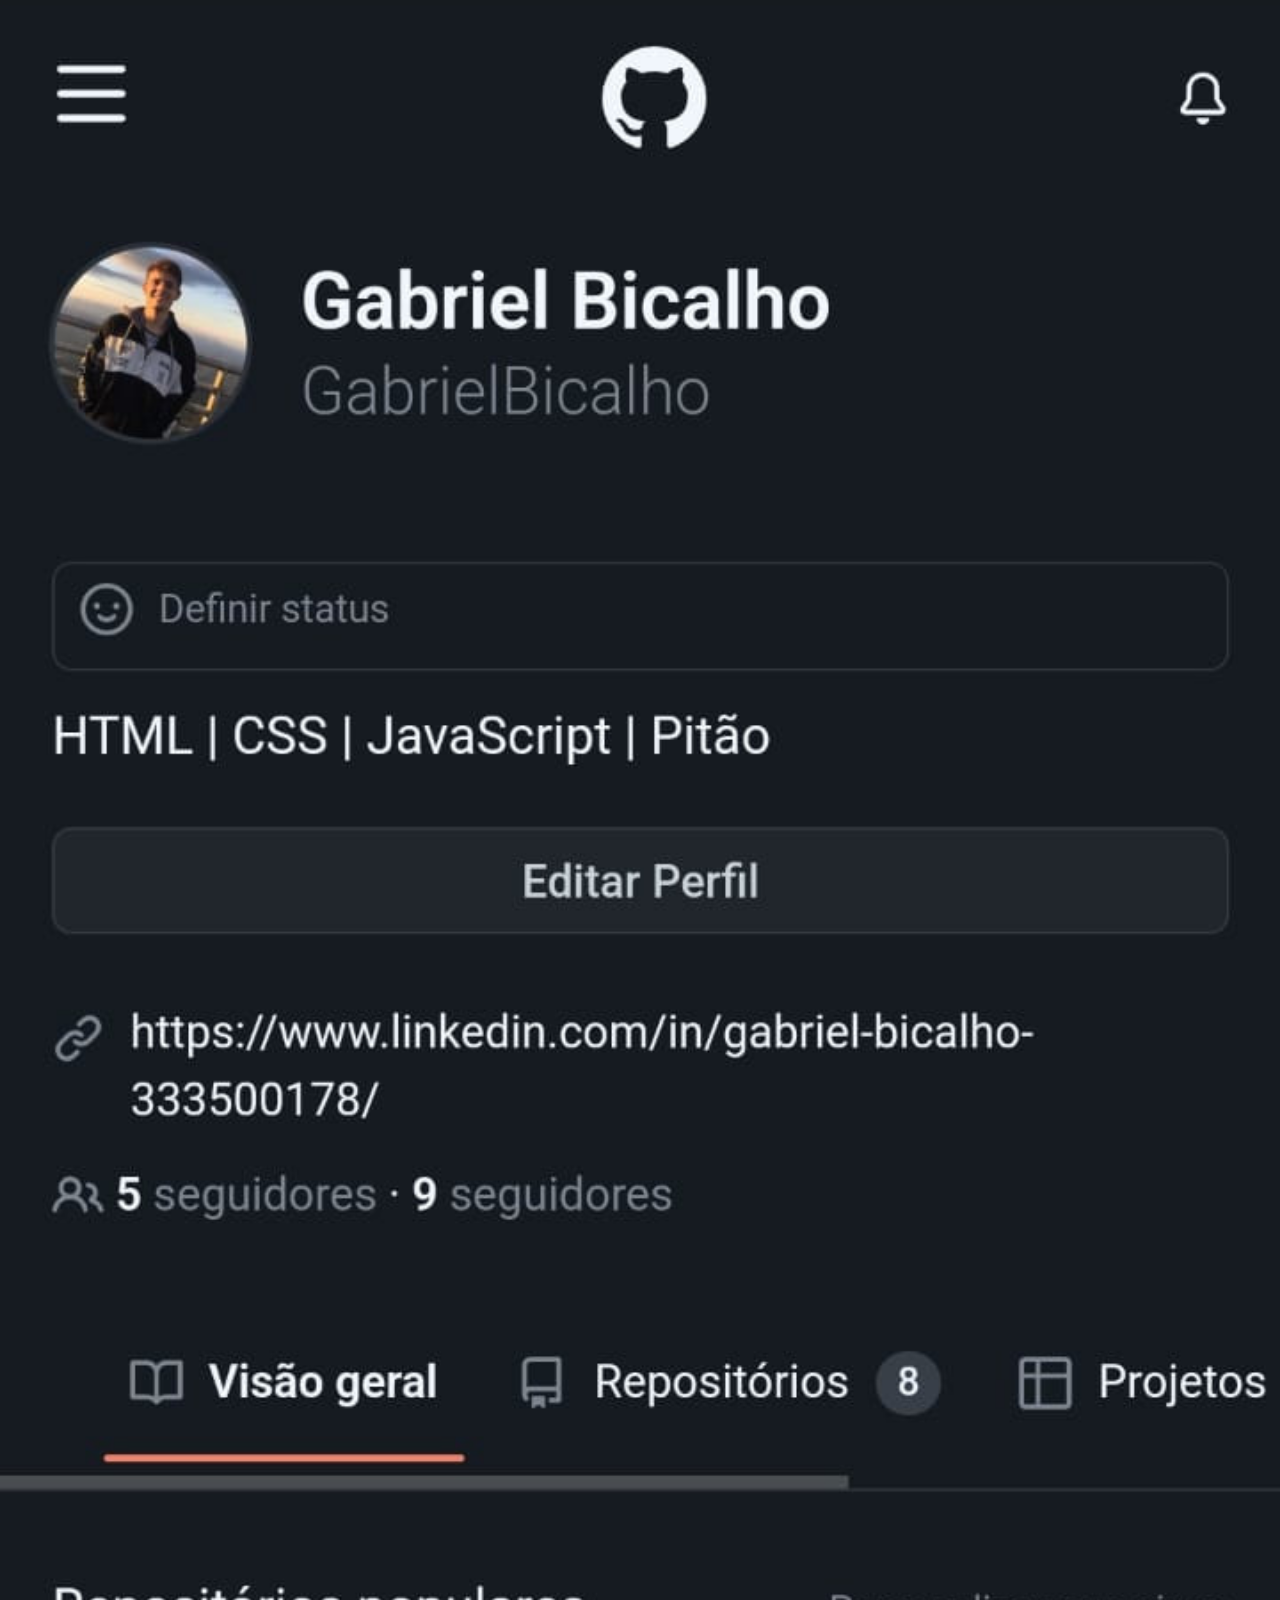
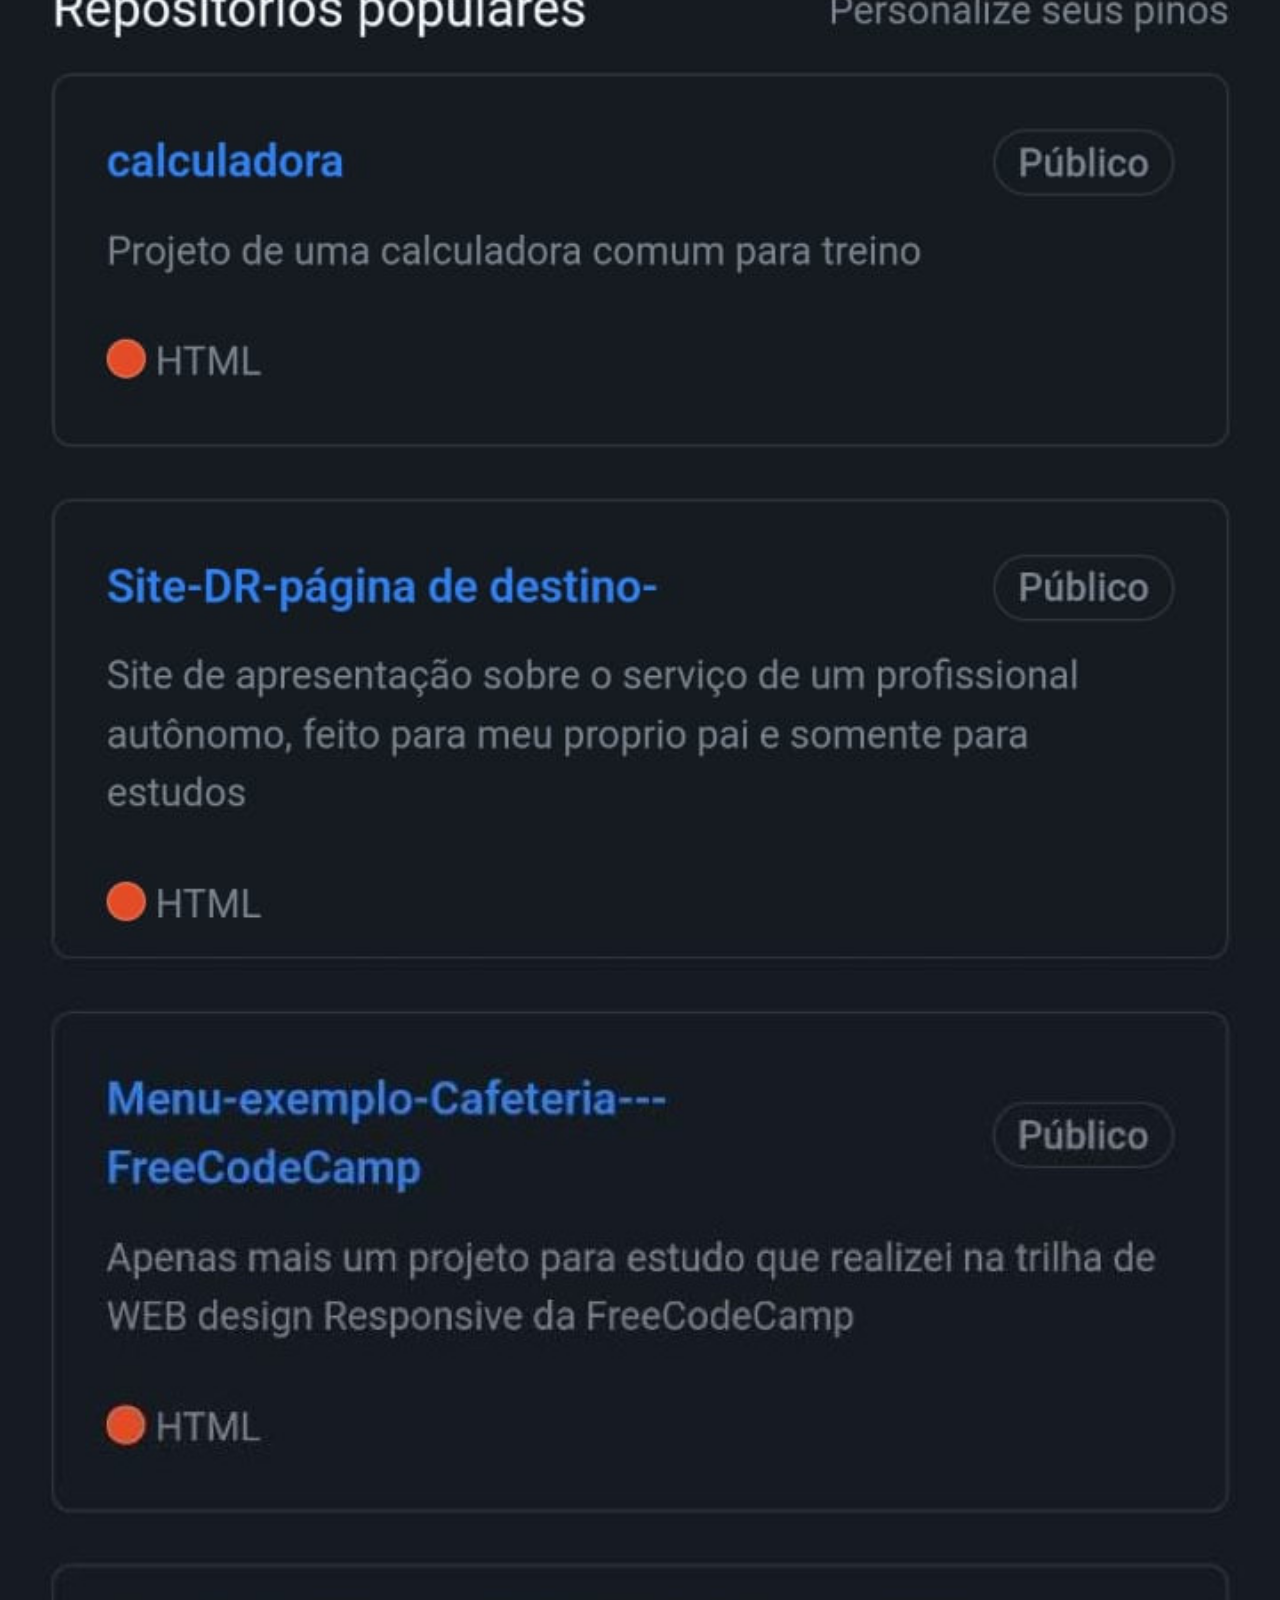
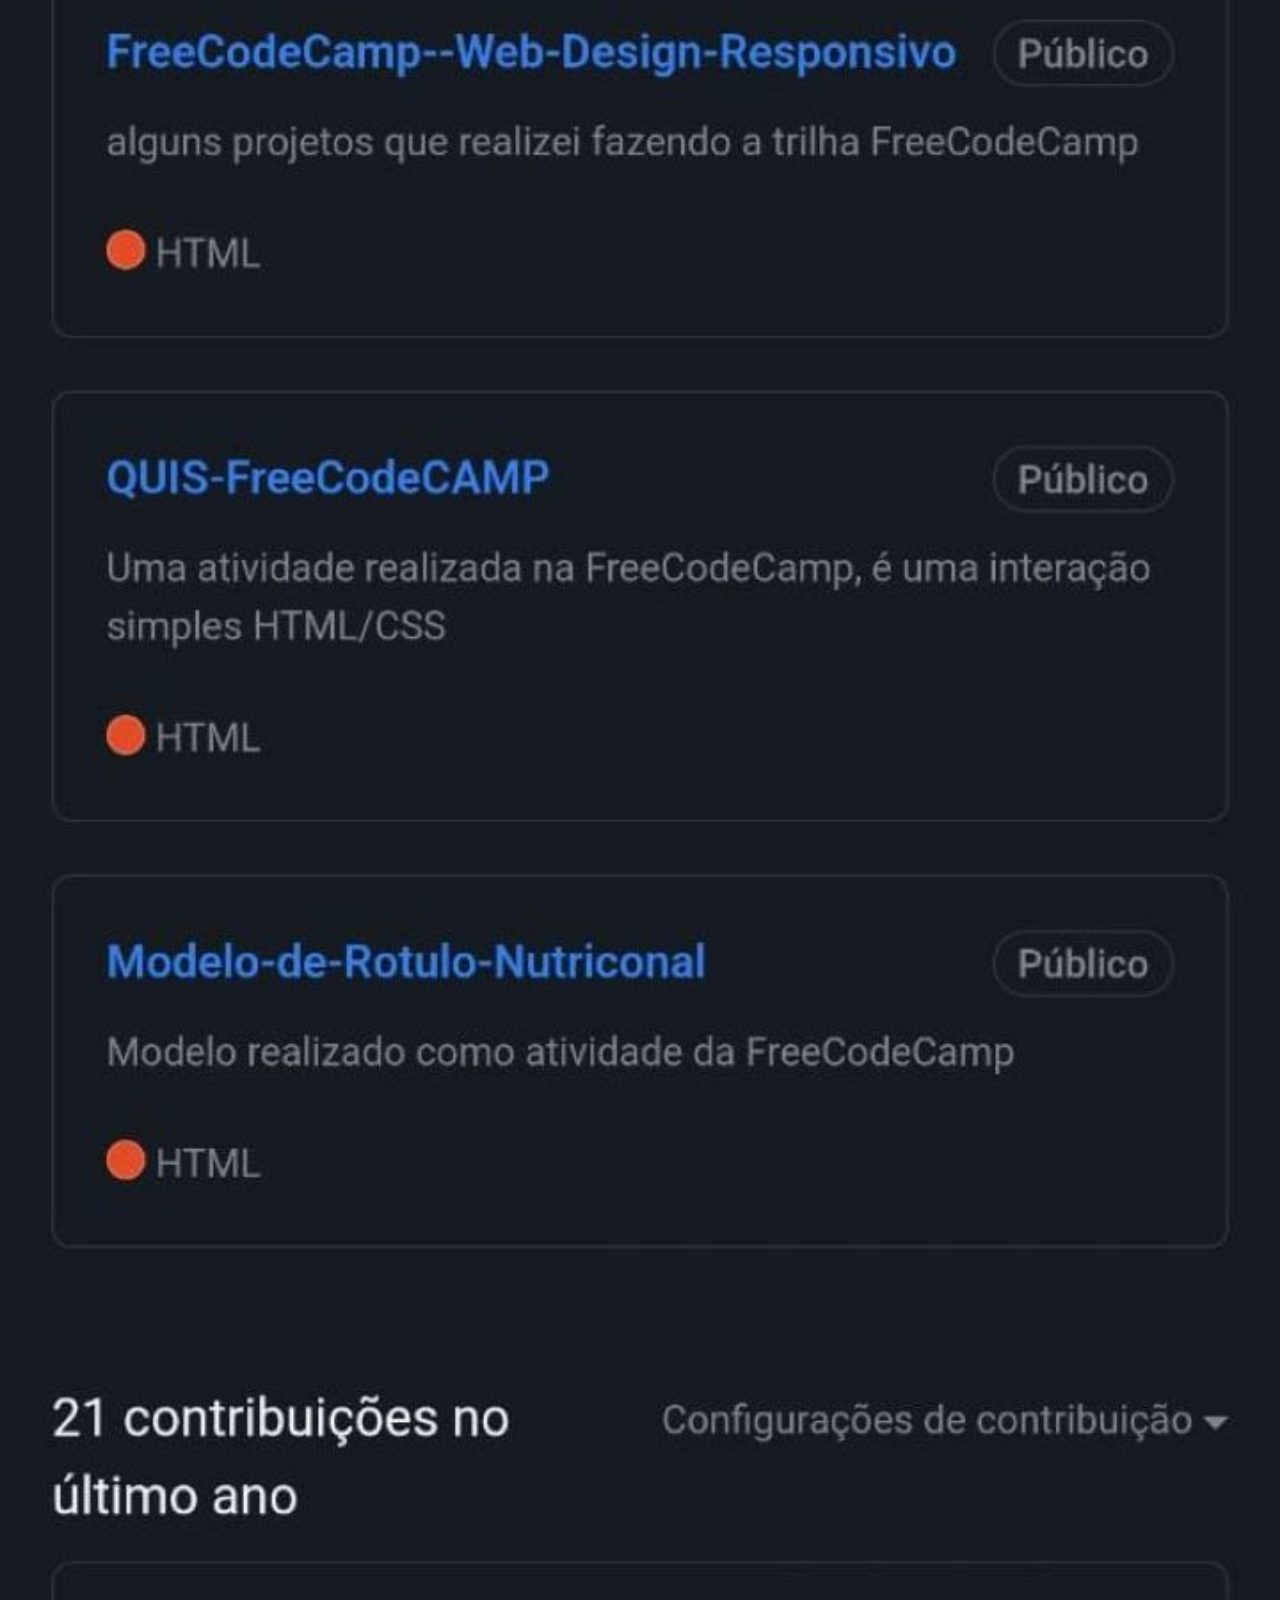
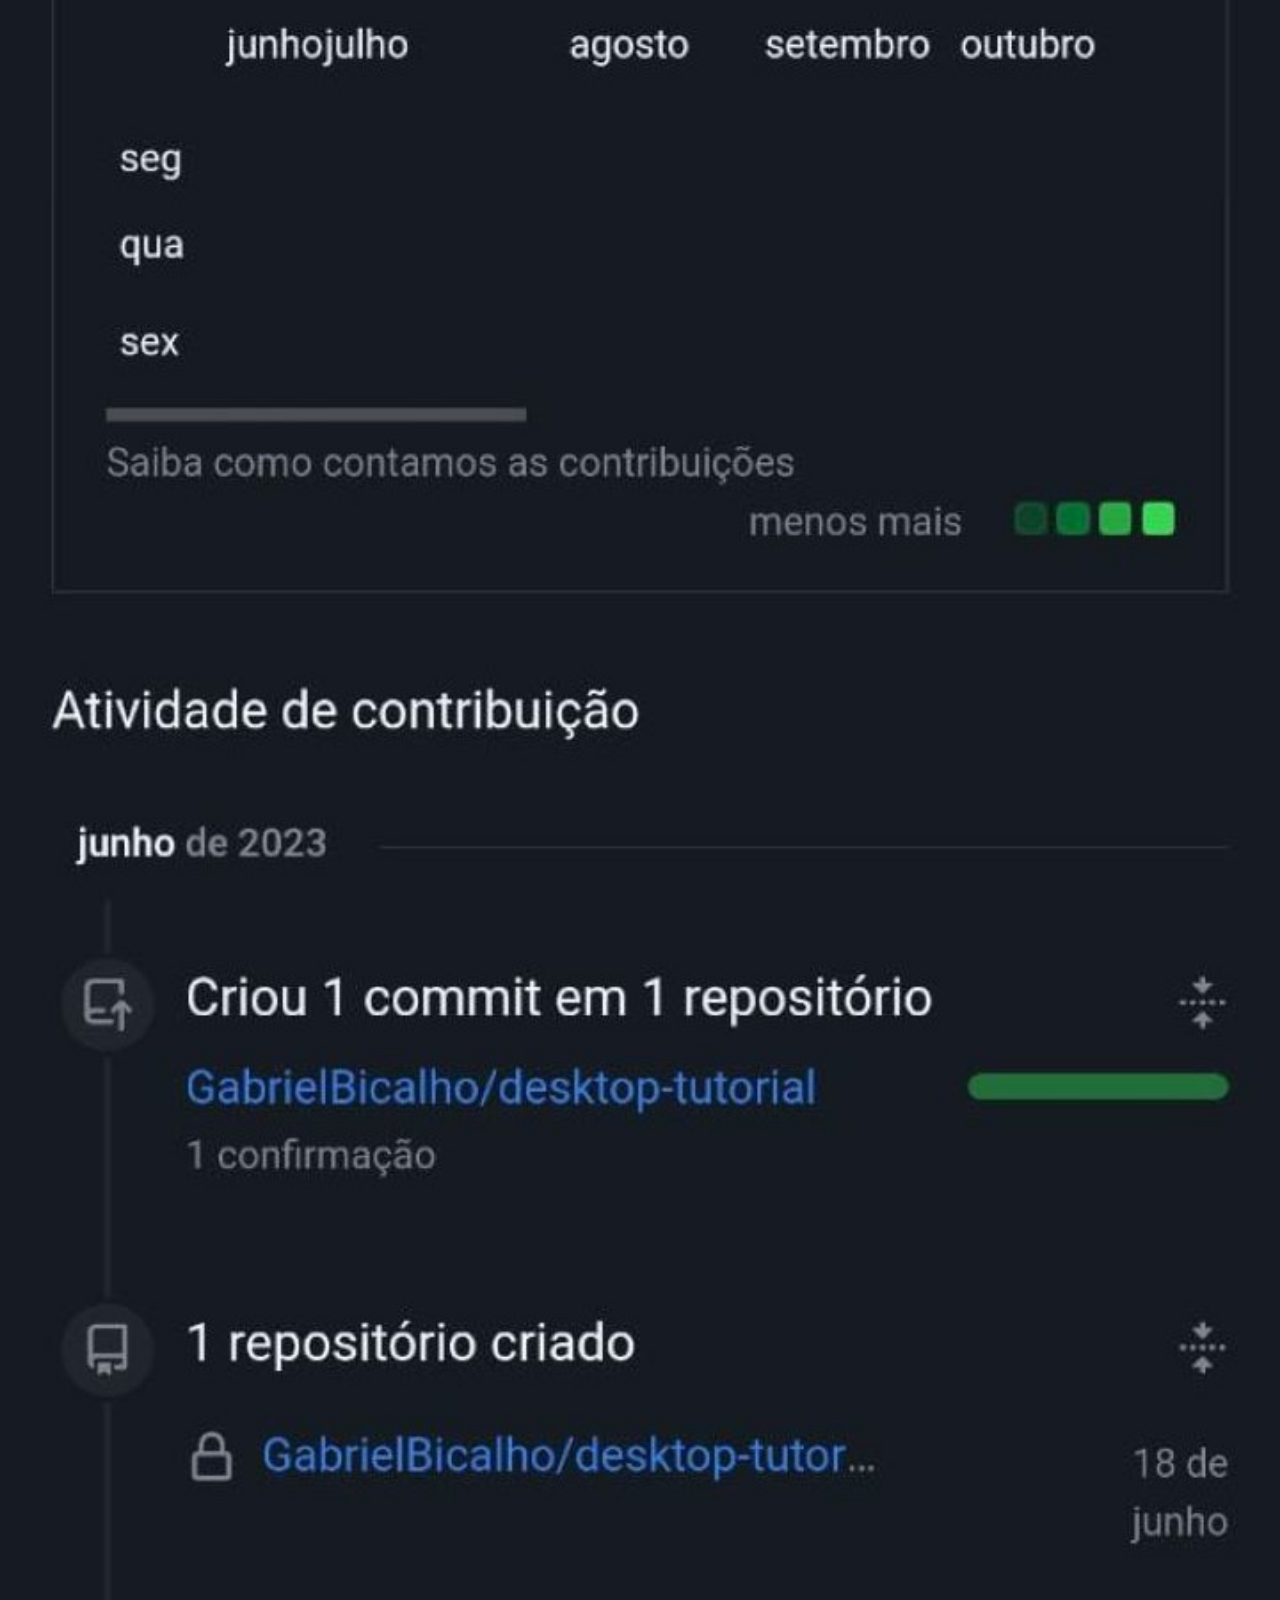
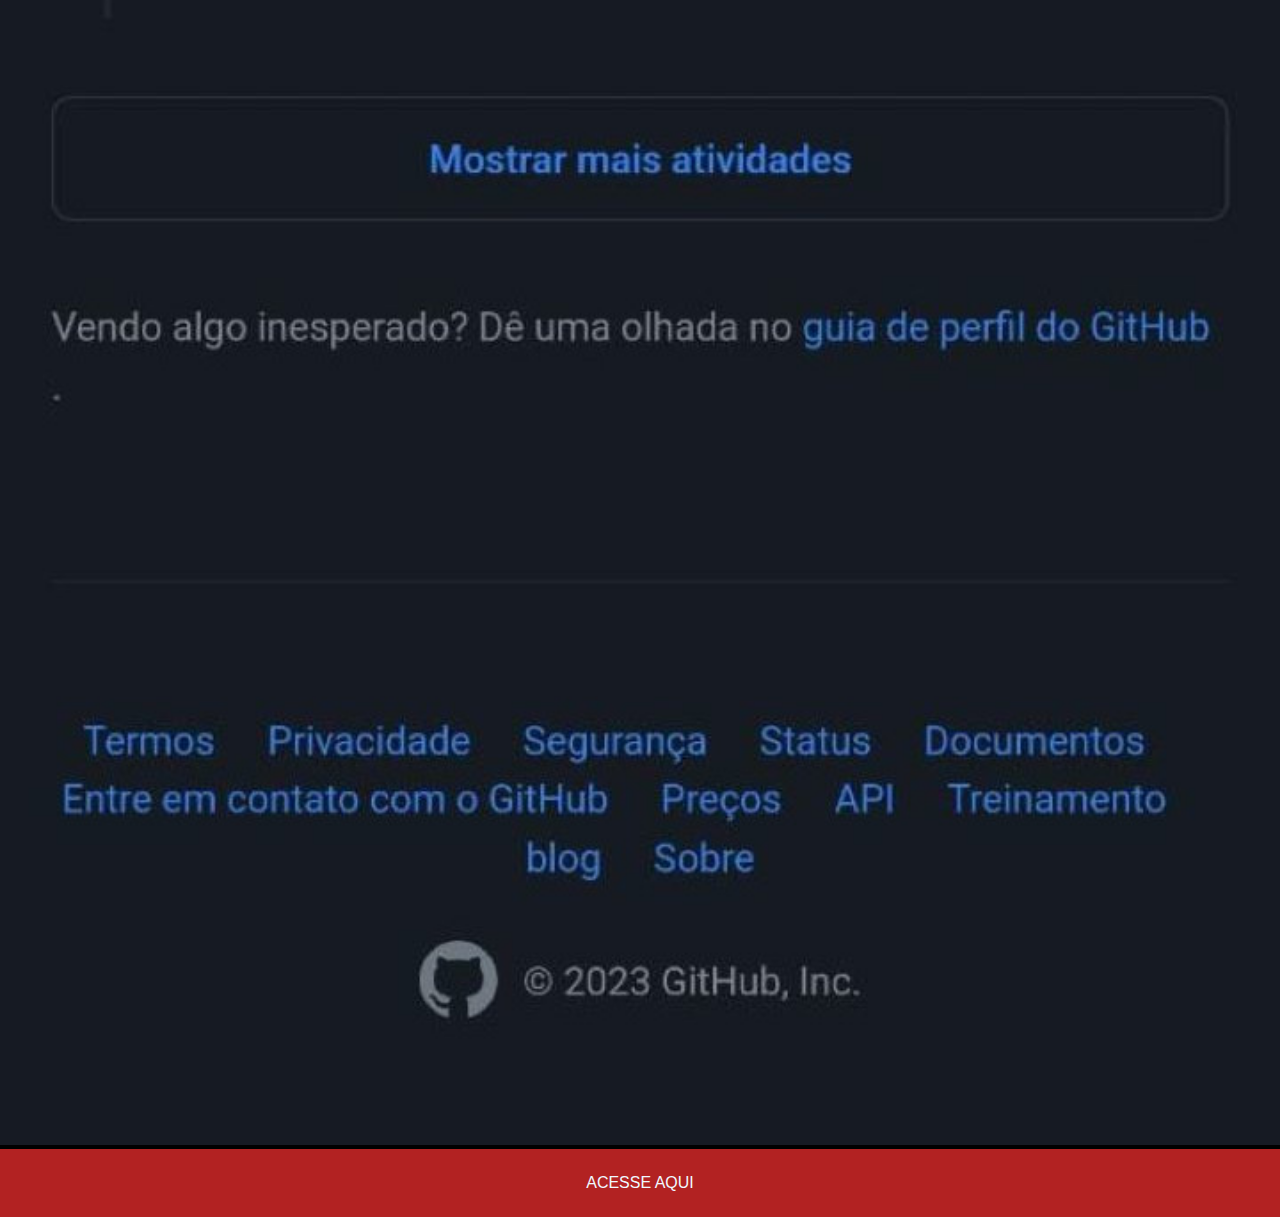
<file: github.html>
<!DOCTYPE html>
<html lang="en">
<head>
    <meta charset="UTF-8">
    <meta name="viewport" content="width=device-width, initial-scale=1.0">
    <link rel="stylesheet" href="telas.css">
    <title>GitHub</title>
</head>
<body>
    <main>
        <img src="IMG/github.jpeg" alt="imagem da tela do GitHub">
    </main>
    <footer><a href="https://github.com/GabrielBicalho">ACESSE AQUI</a></footer>
</body>
</html>
</file>
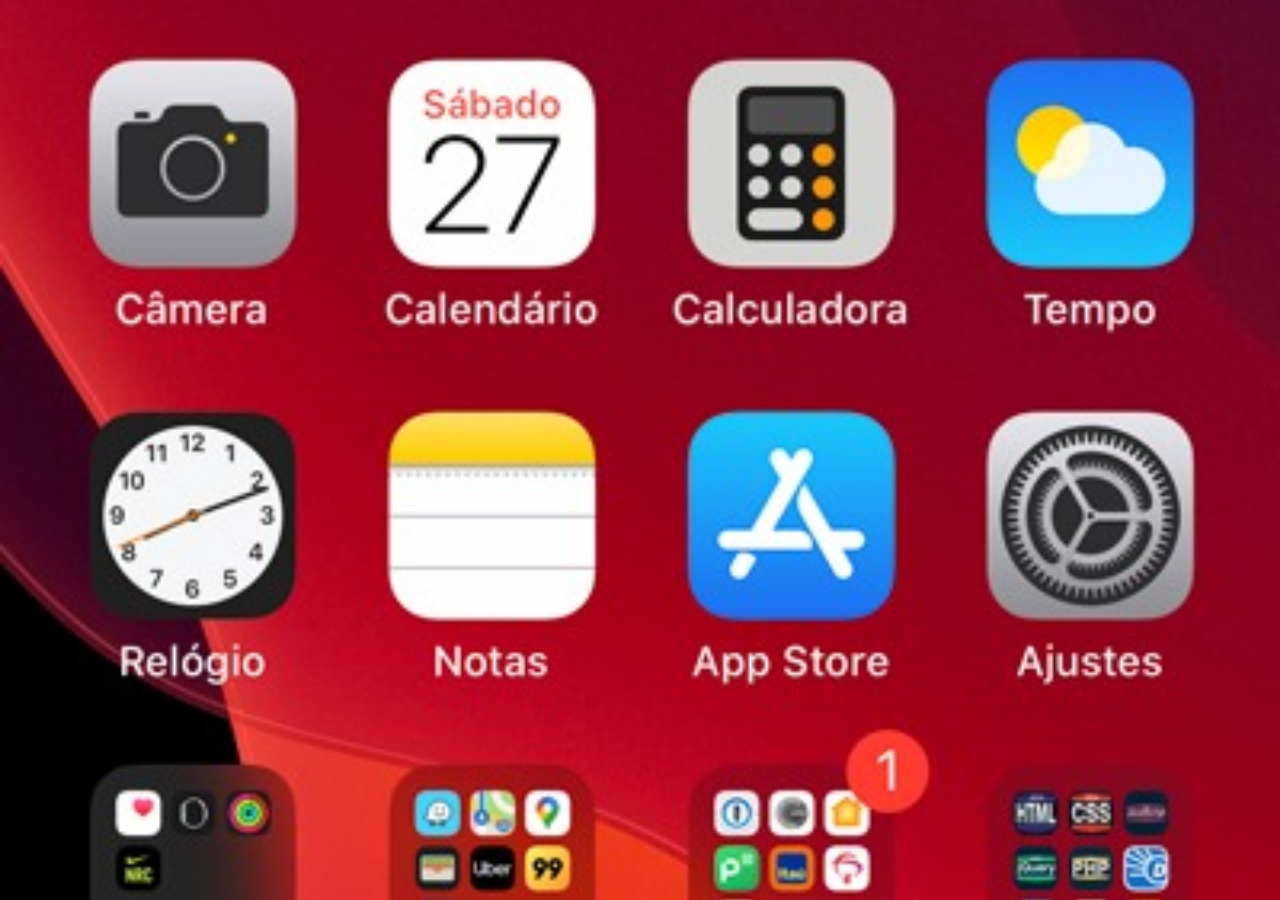
<file: home.html>
<!DOCTYPE html>
<html lang="en">
<head>
    <meta charset="UTF-8">
    <meta name="viewport" content="width=device-width, initial-scale=1.0">
    <style>
        *{
            margin: 0px;
            padding: 0px;
        }

        body{
            height: 100vh;
            width: 100vw;
            background: black url(IMG/tela-home.jpeg) no-repeat top center;
            background-size: cover;
        }
    </style>
    <title>Home</title>
</head>
<body>
    
    
</body>
</html>
</file>
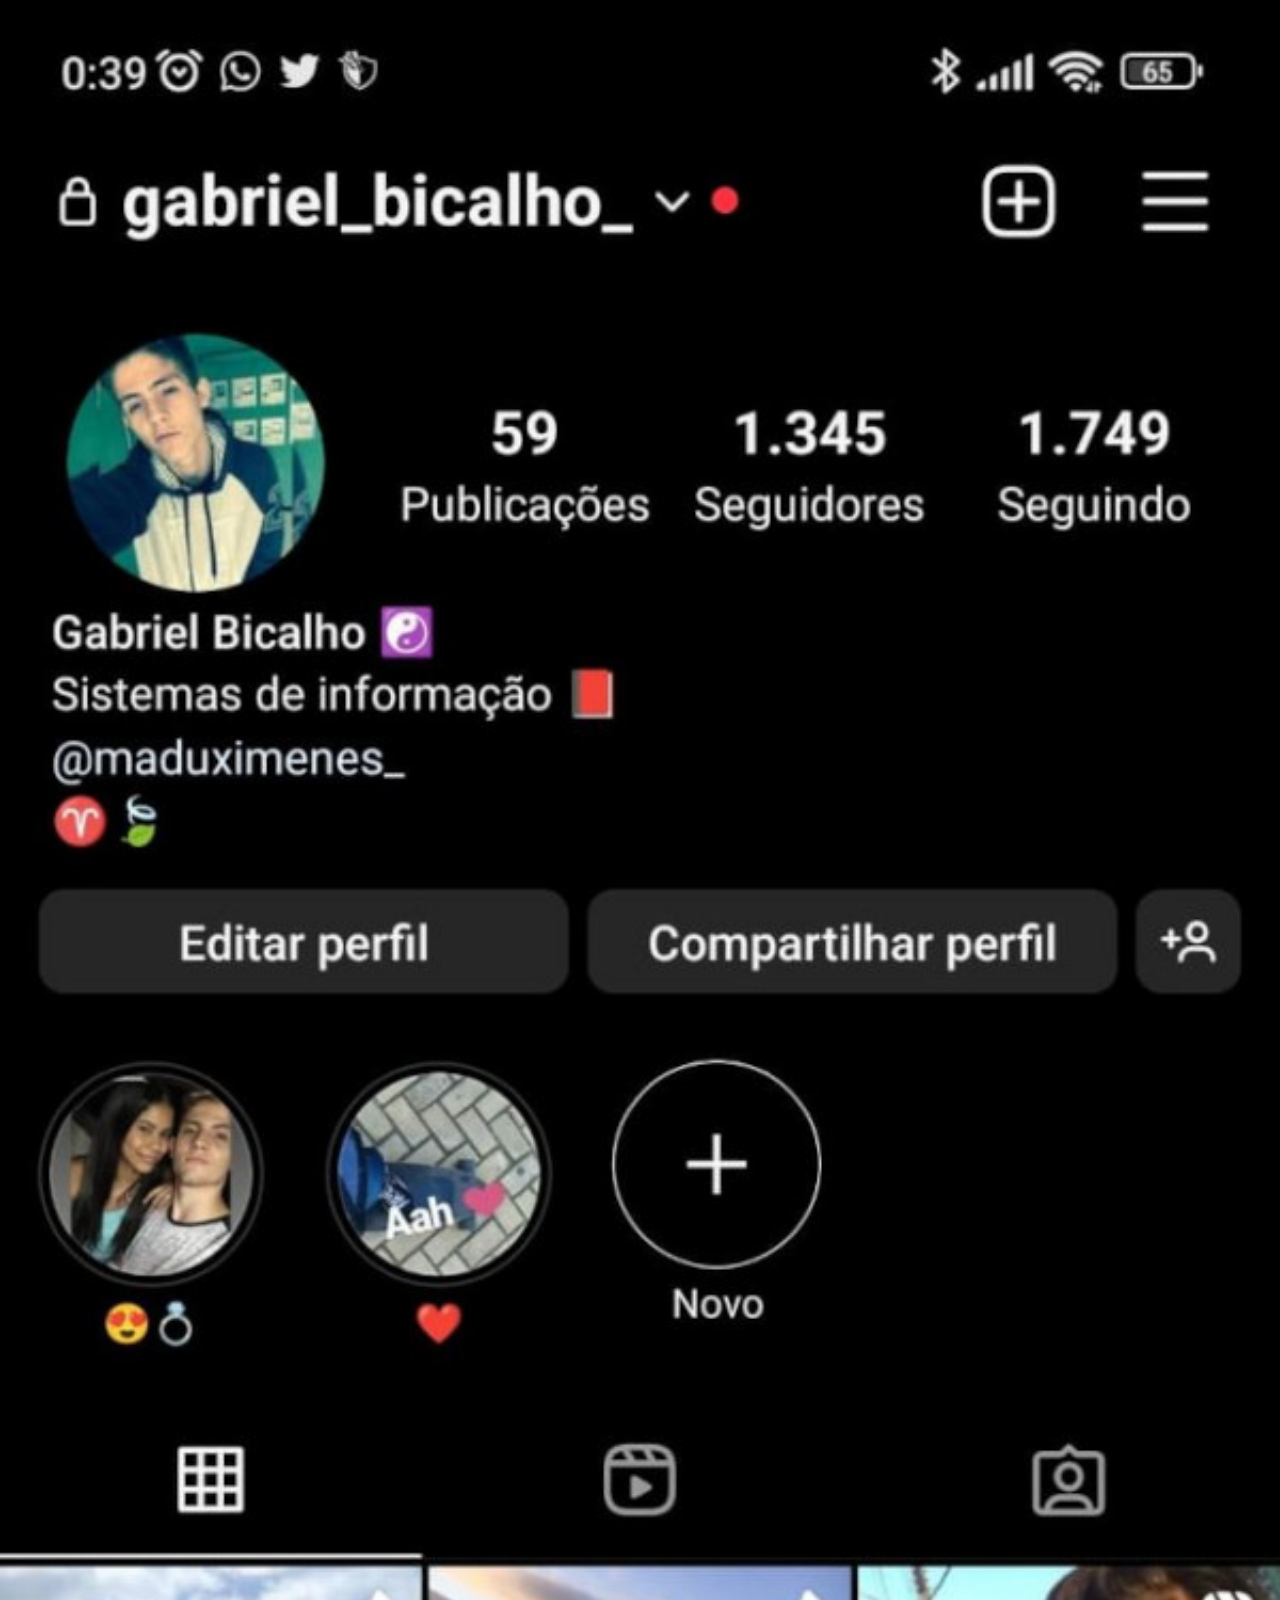
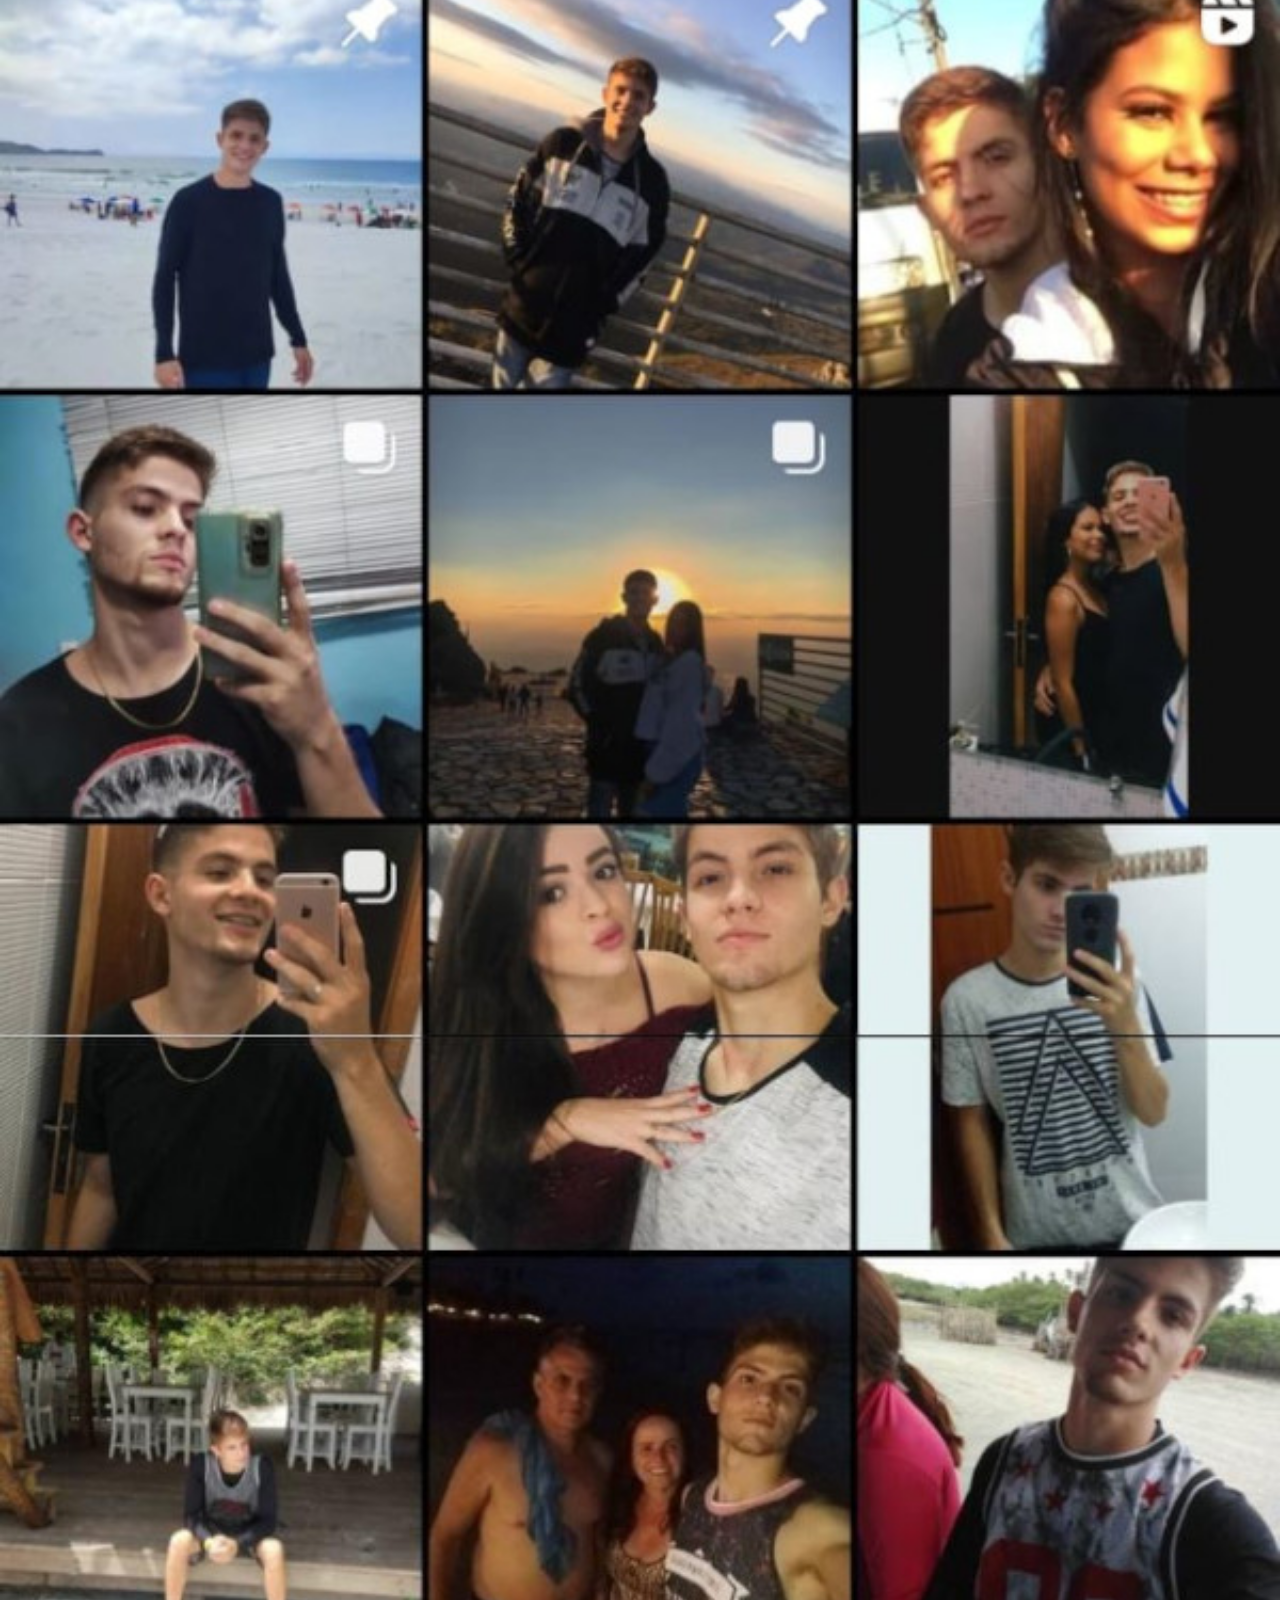
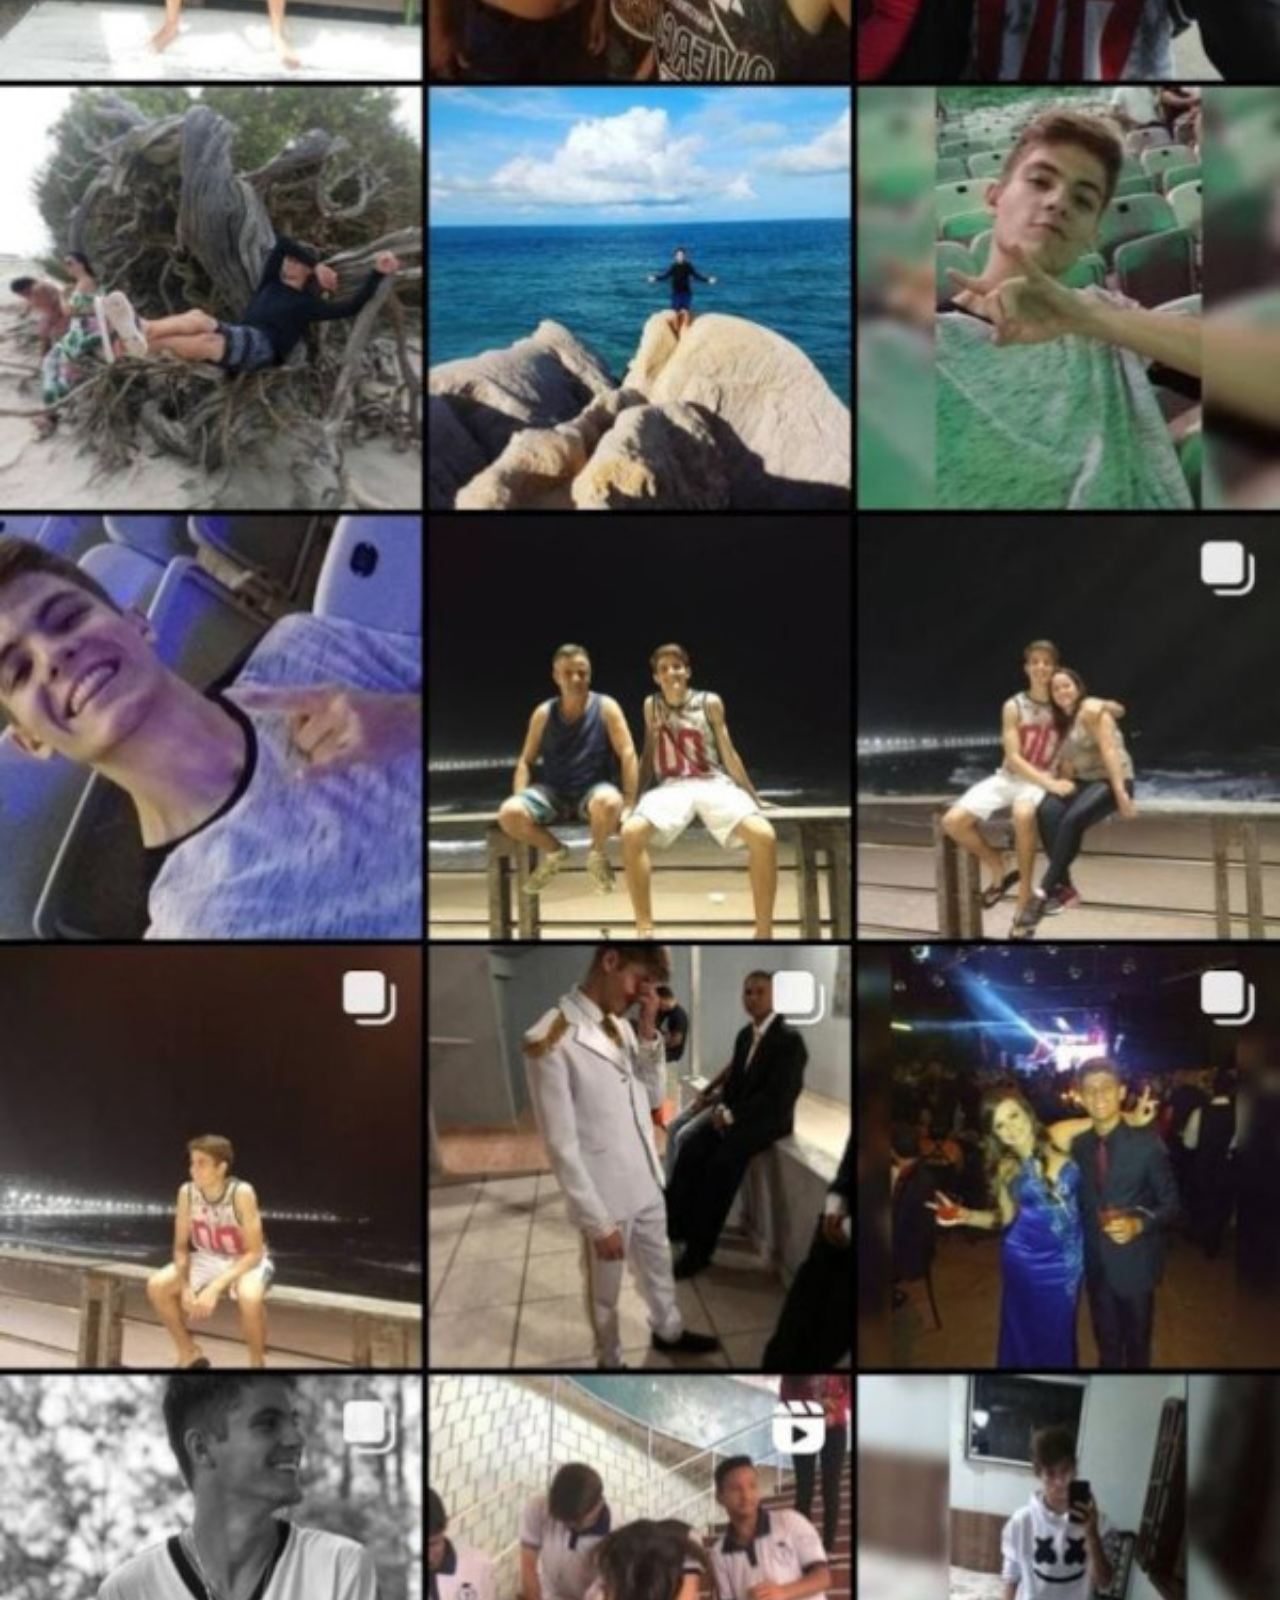
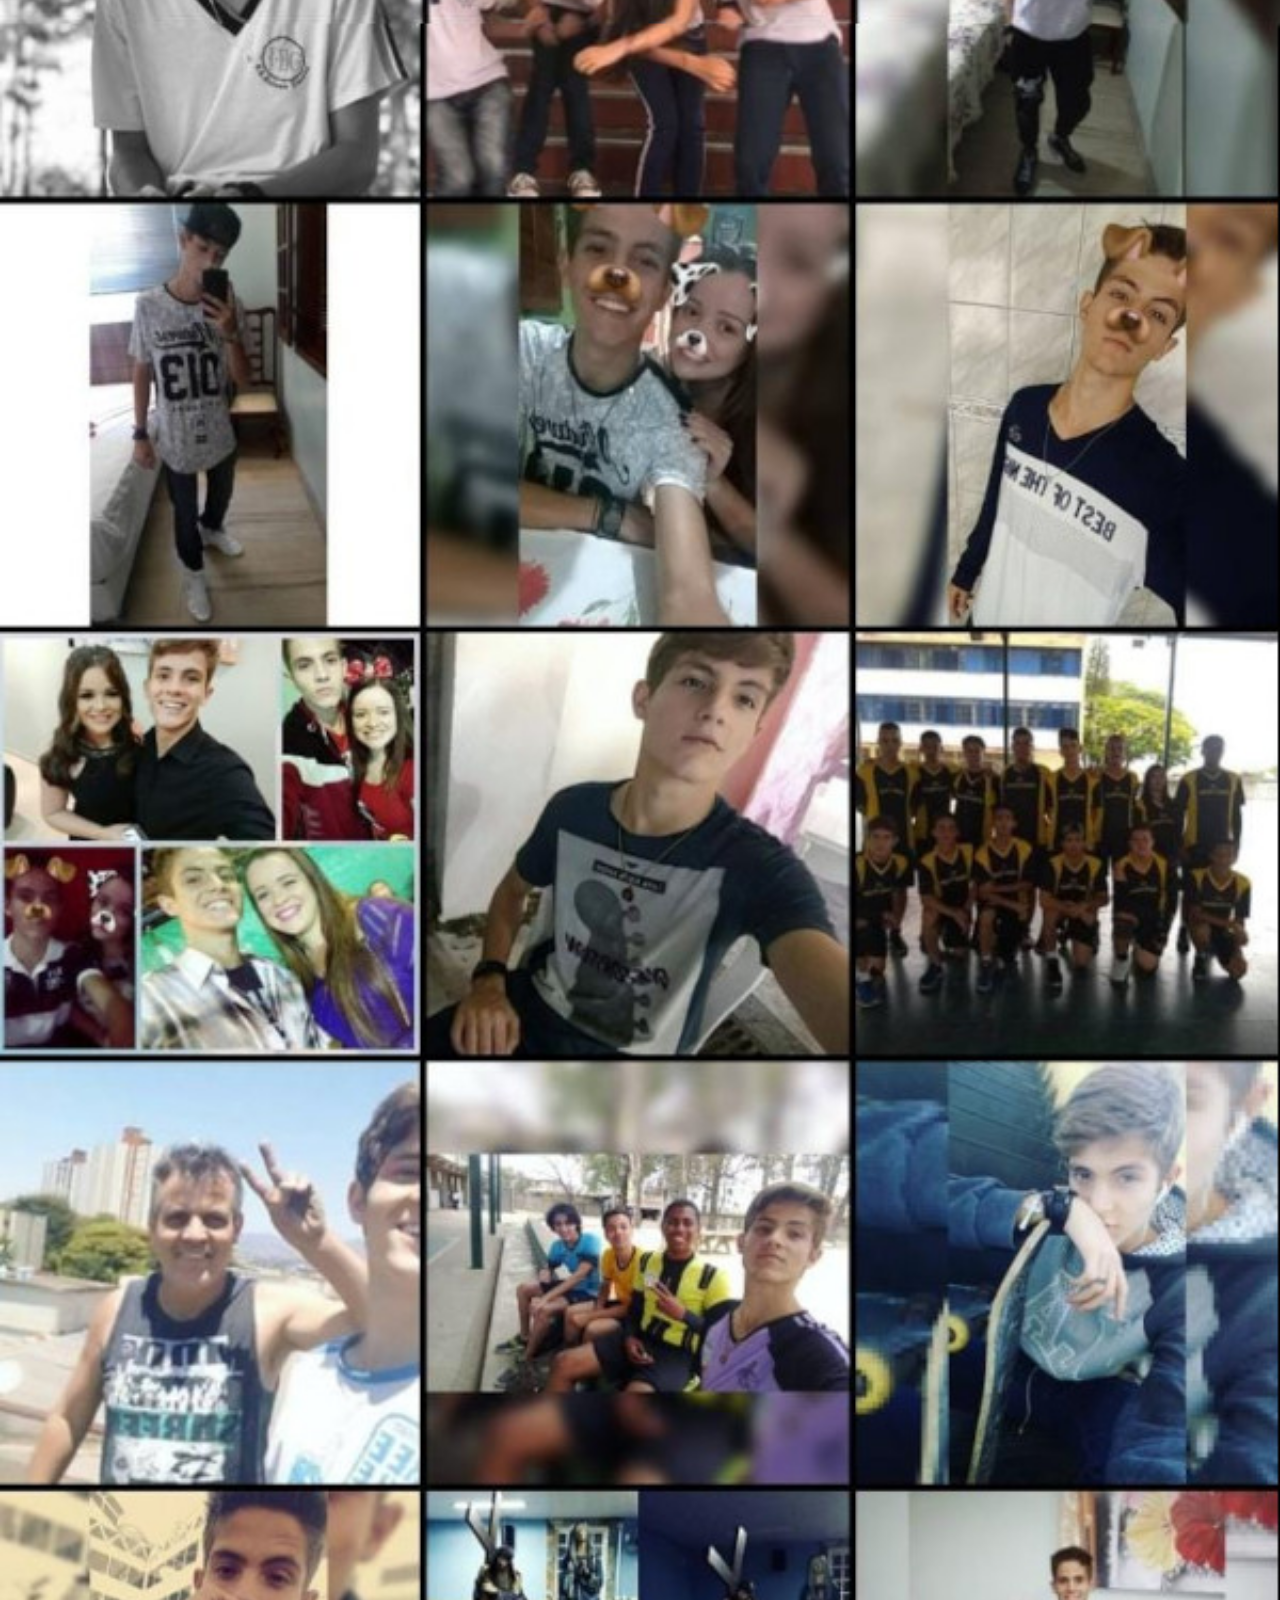
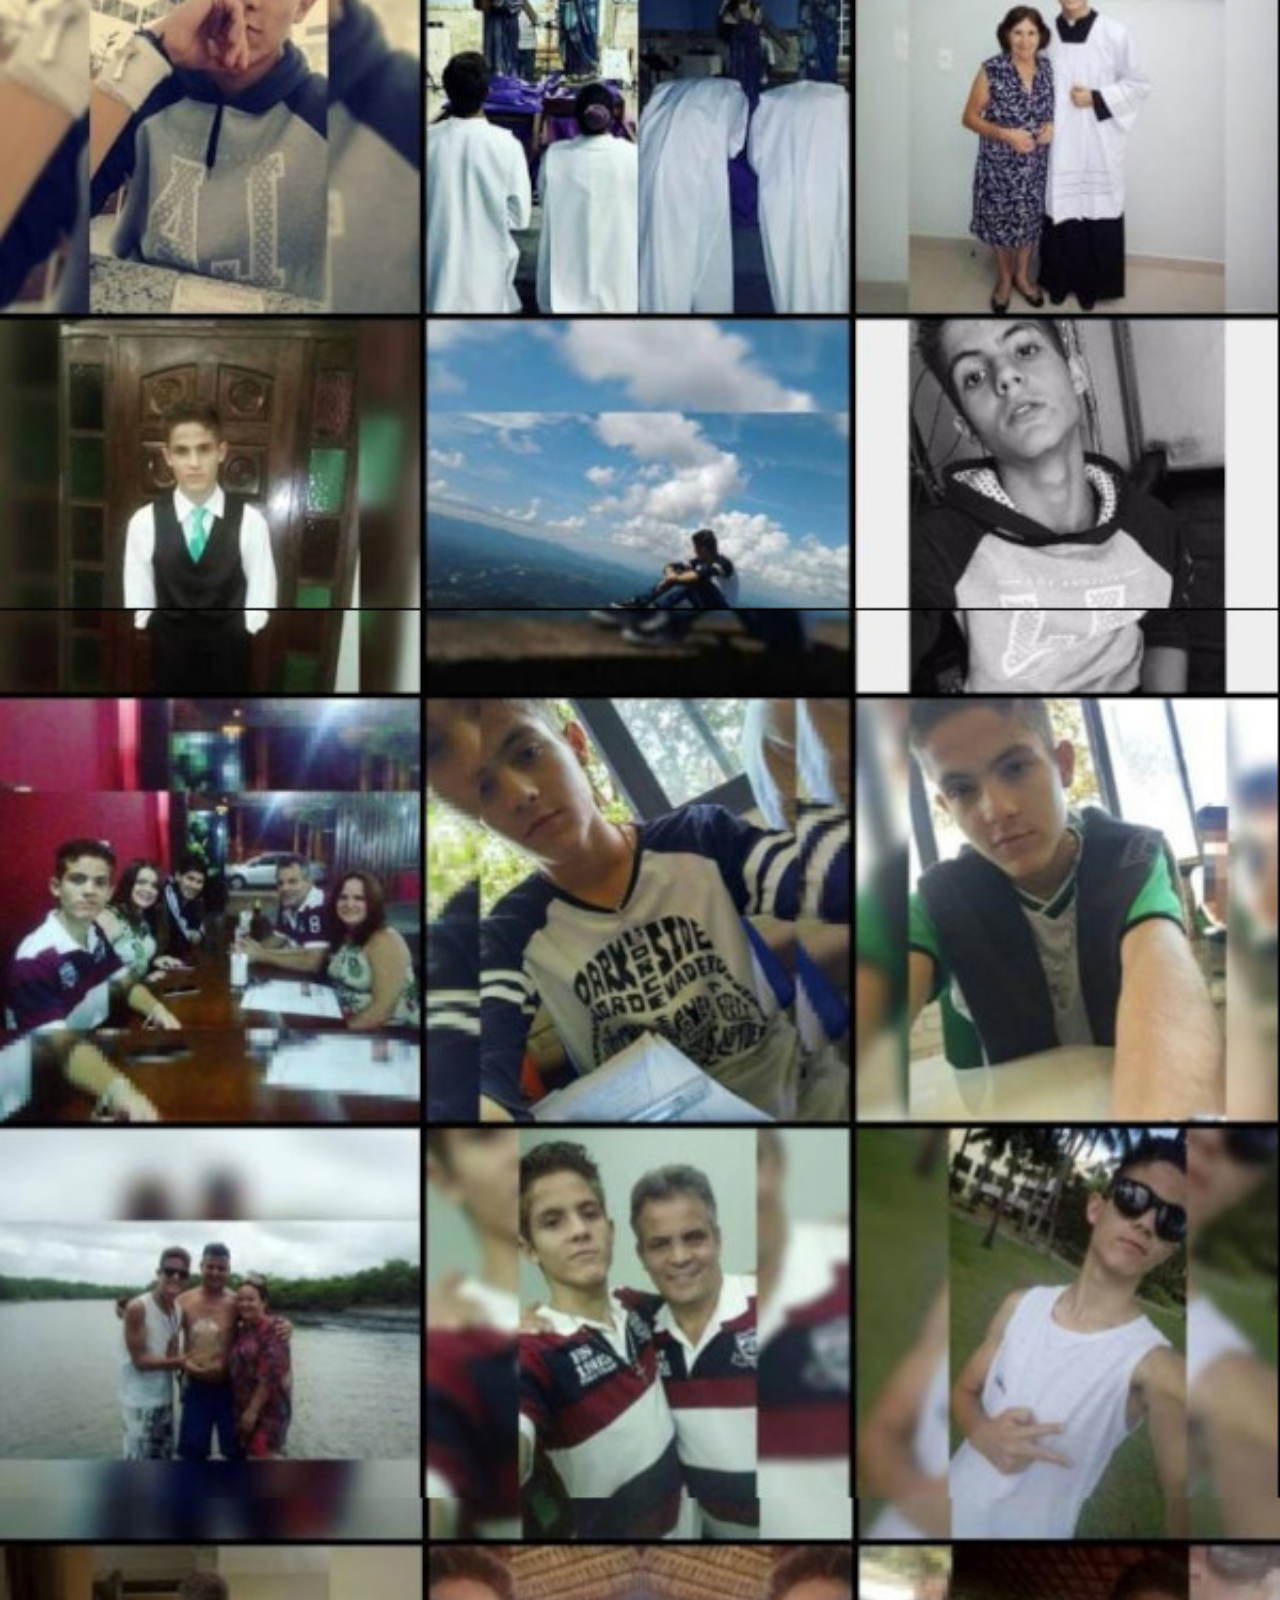
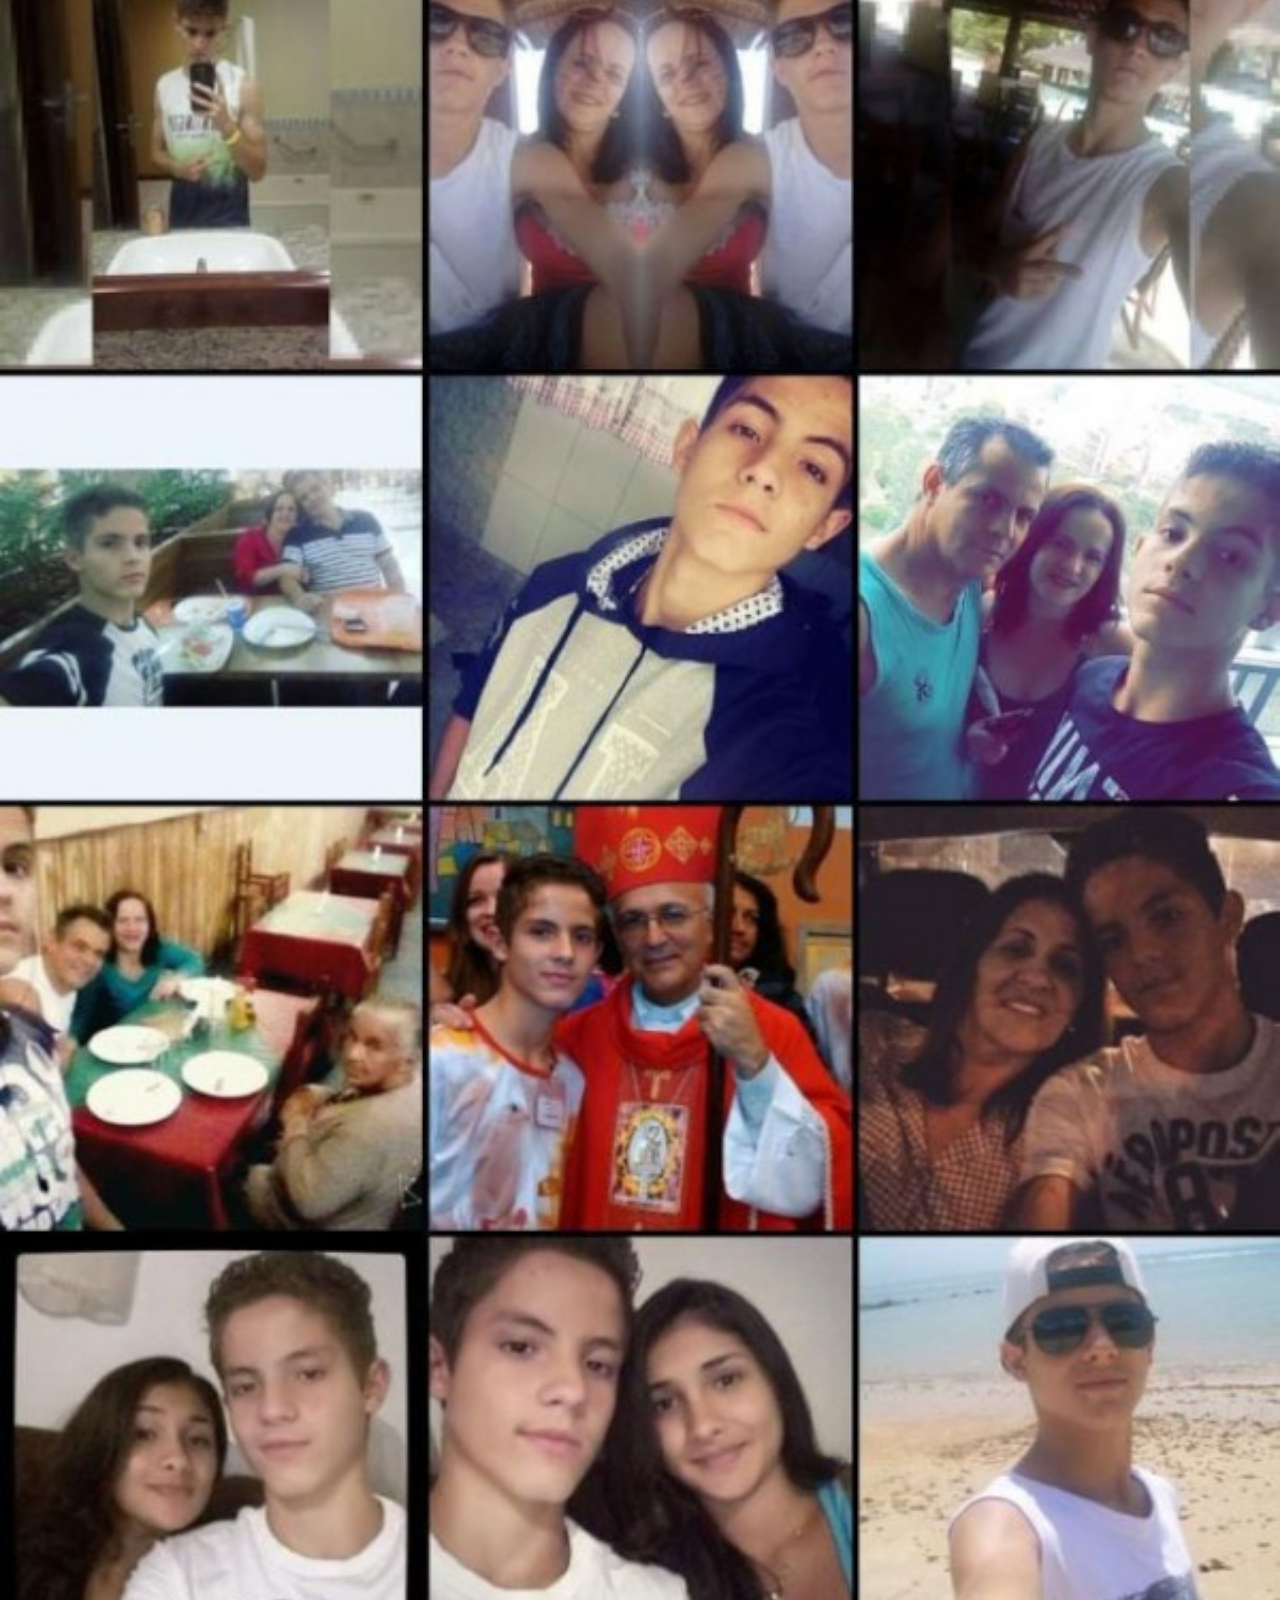
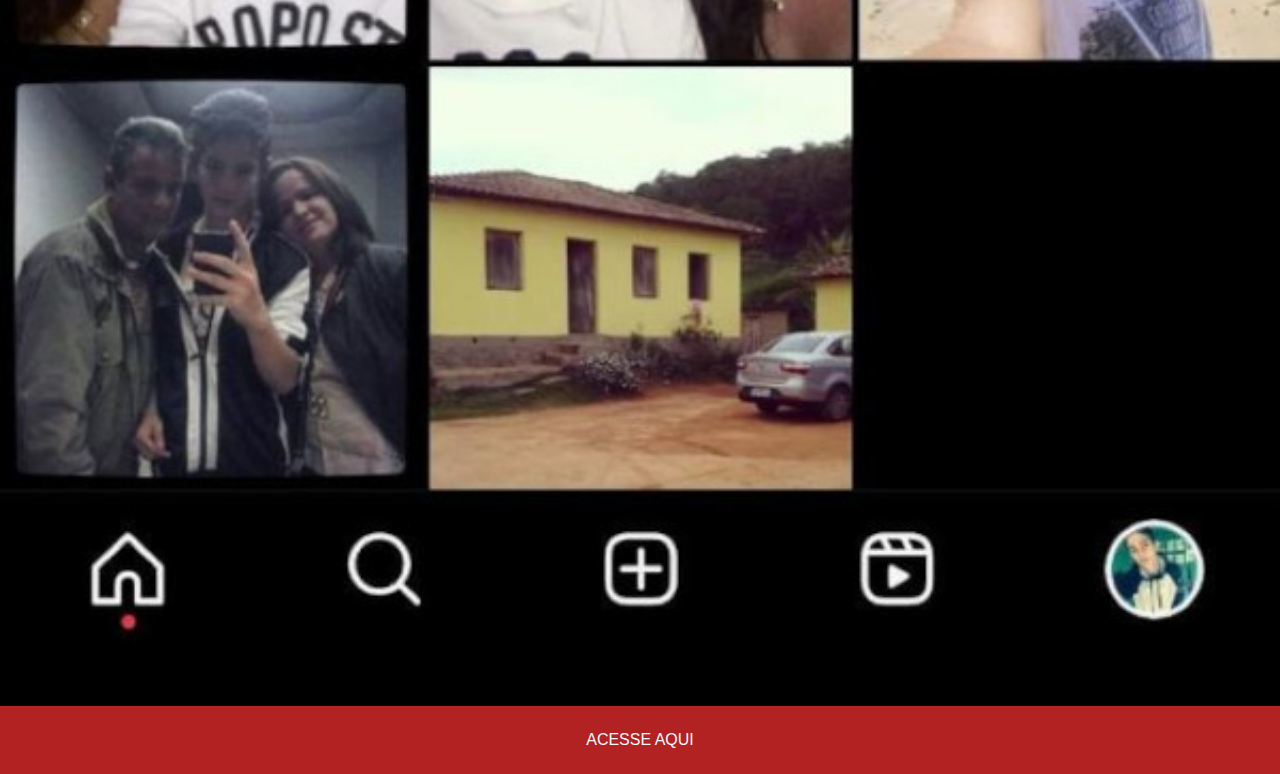
<file: instagram.html>
<!DOCTYPE html>
<html lang="en">
<head>
    <meta charset="UTF-8">
    <meta name="viewport" content="width=device-width, initial-scale=1.0">
    <link rel="stylesheet" href="telas.css">
    <title>instagram</title>
</head>
<body>
    <main>
        <img src="IMG/instagram.jpg" alt="imagem da tela do instagram">
    </main>
    <footer>

    <a href="https://instagram.com/gabriel_bicalho_?igshid=MzNlNGNkZWQ4Mg==">ACESSE AQUI</a>
    </footer>
</body>

</html>
</file>
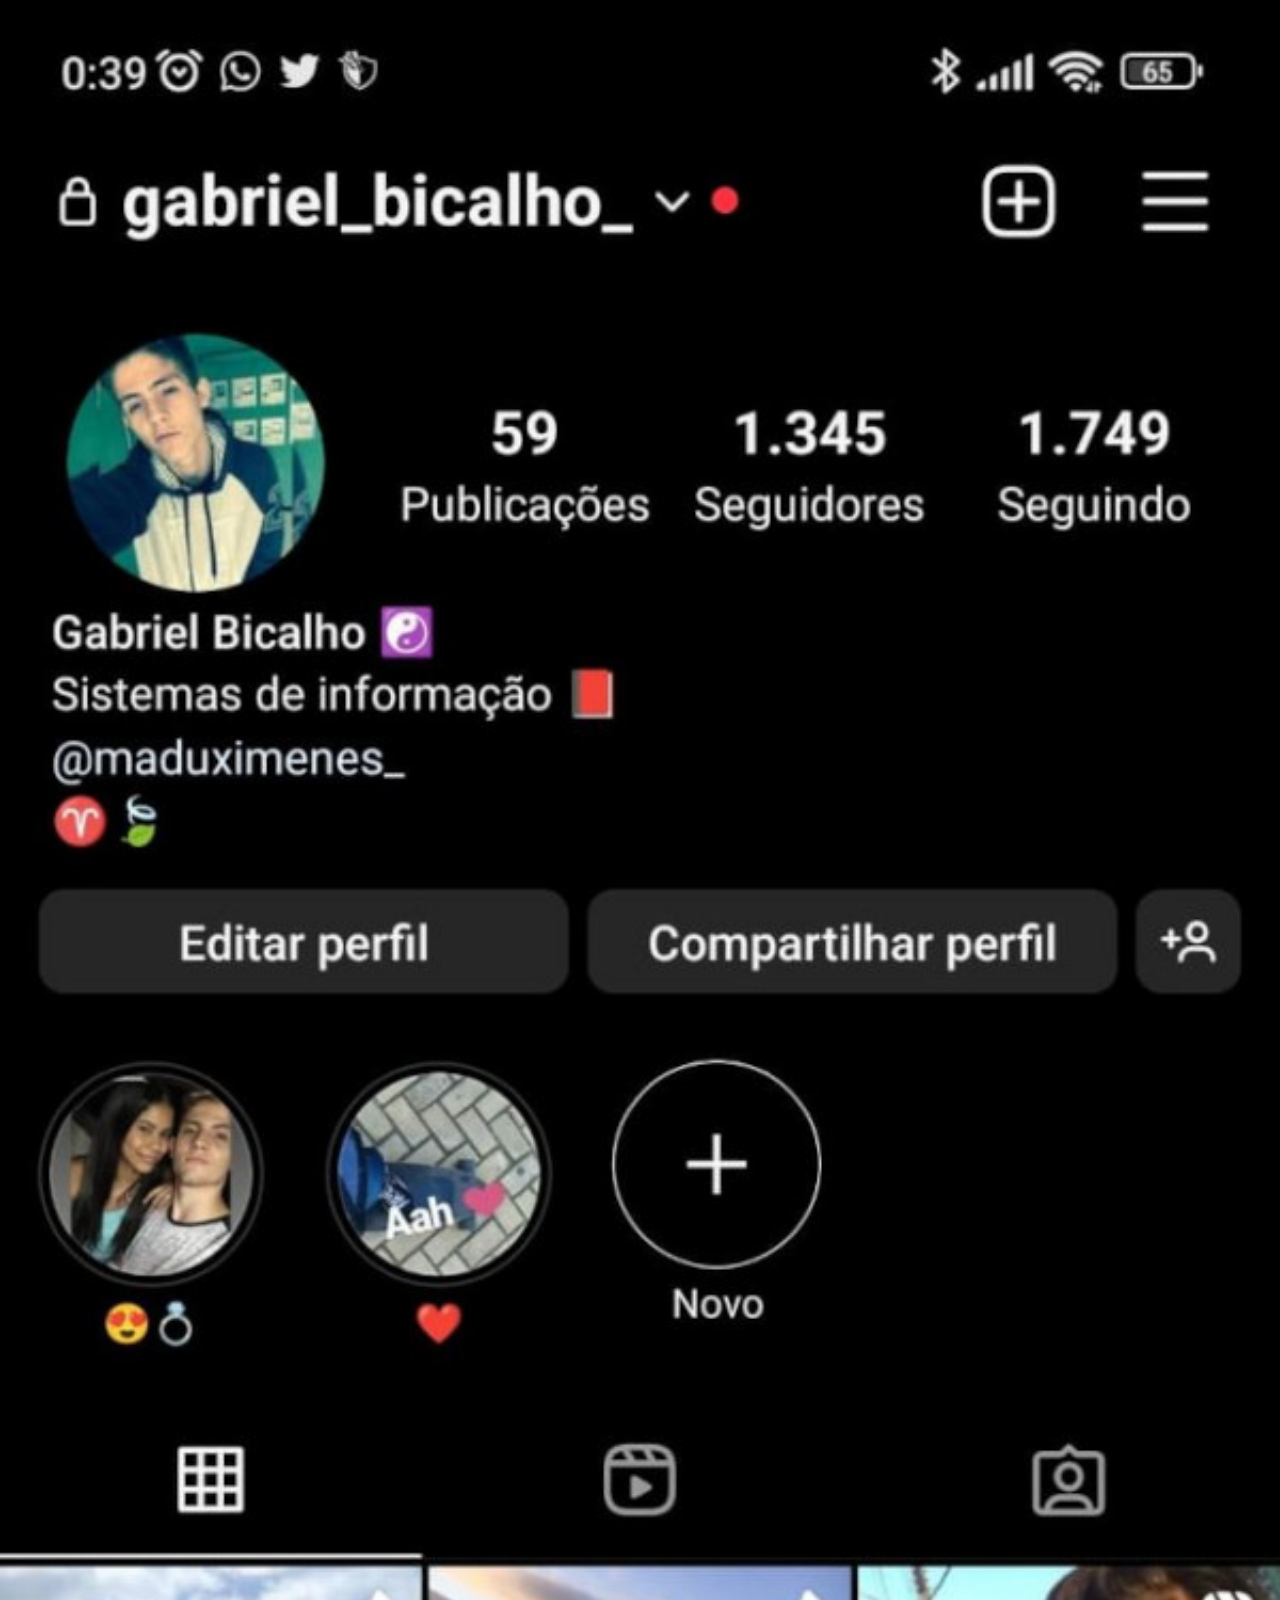
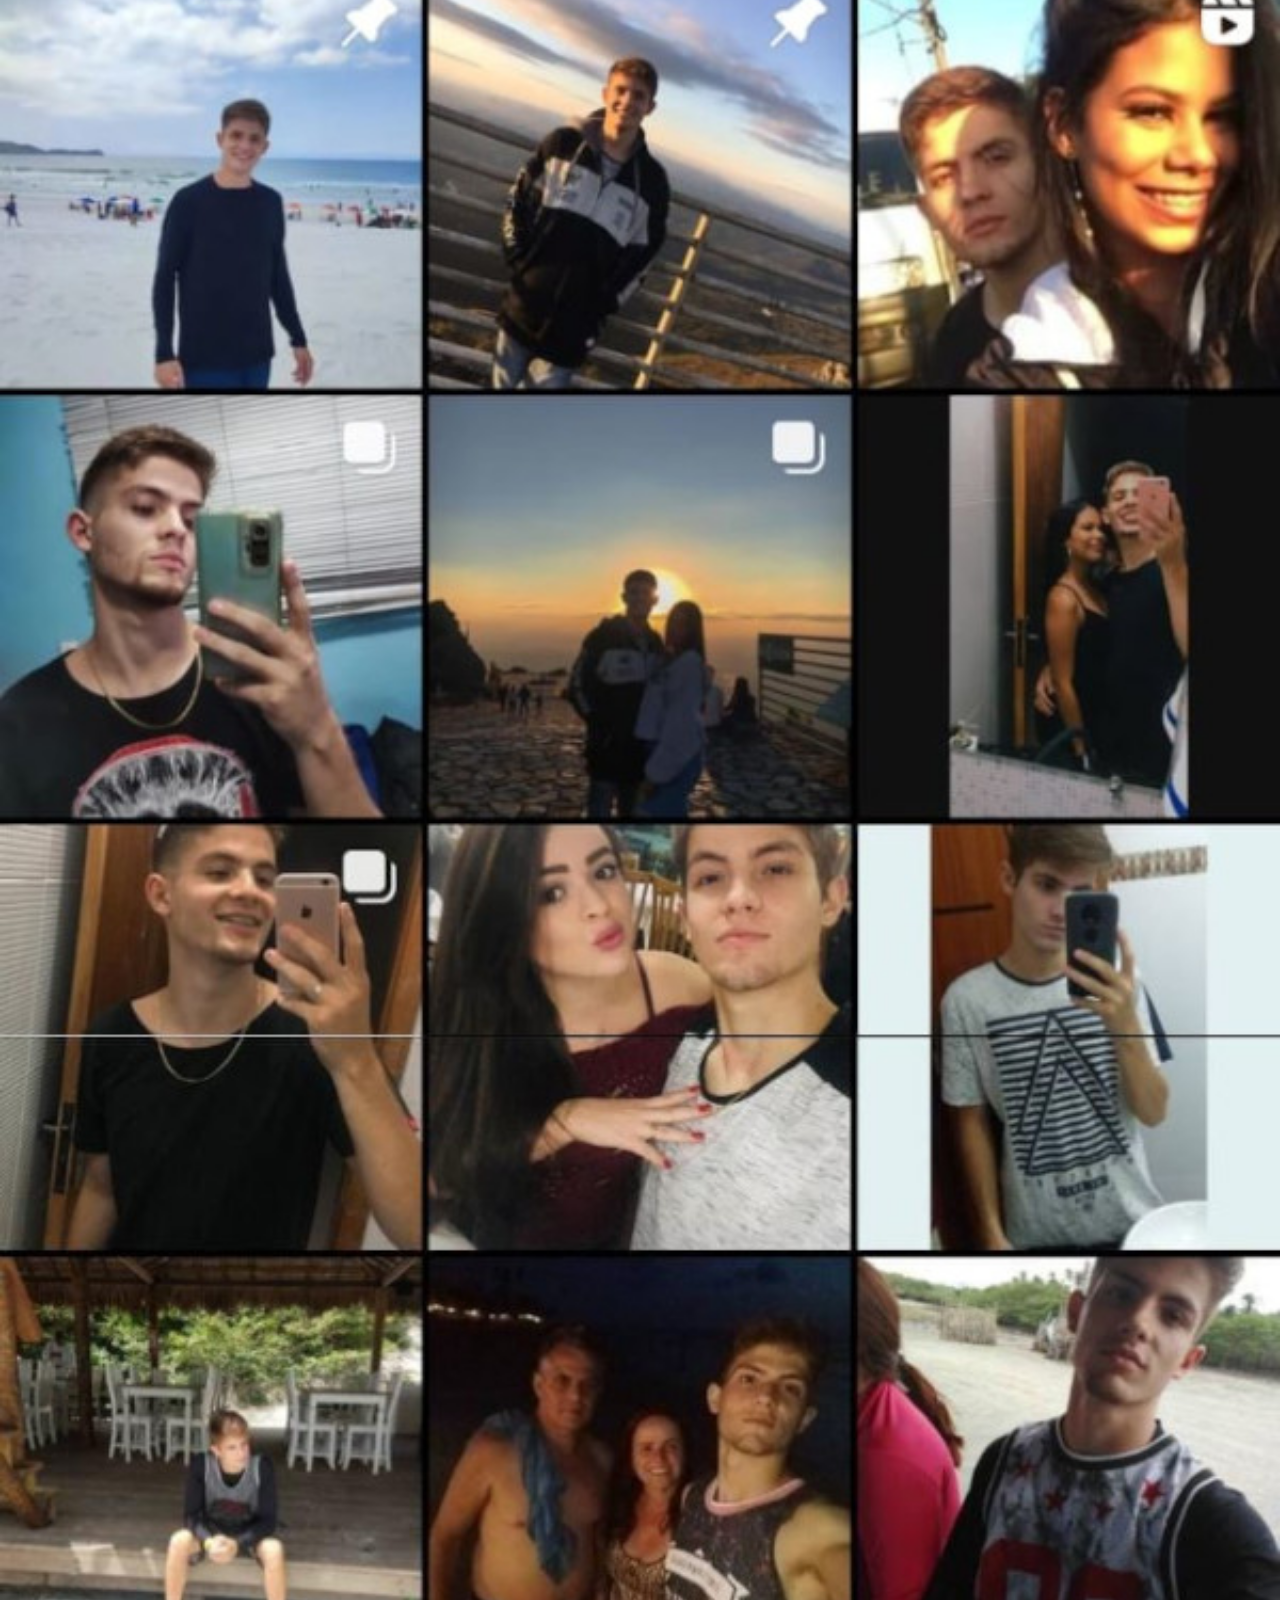
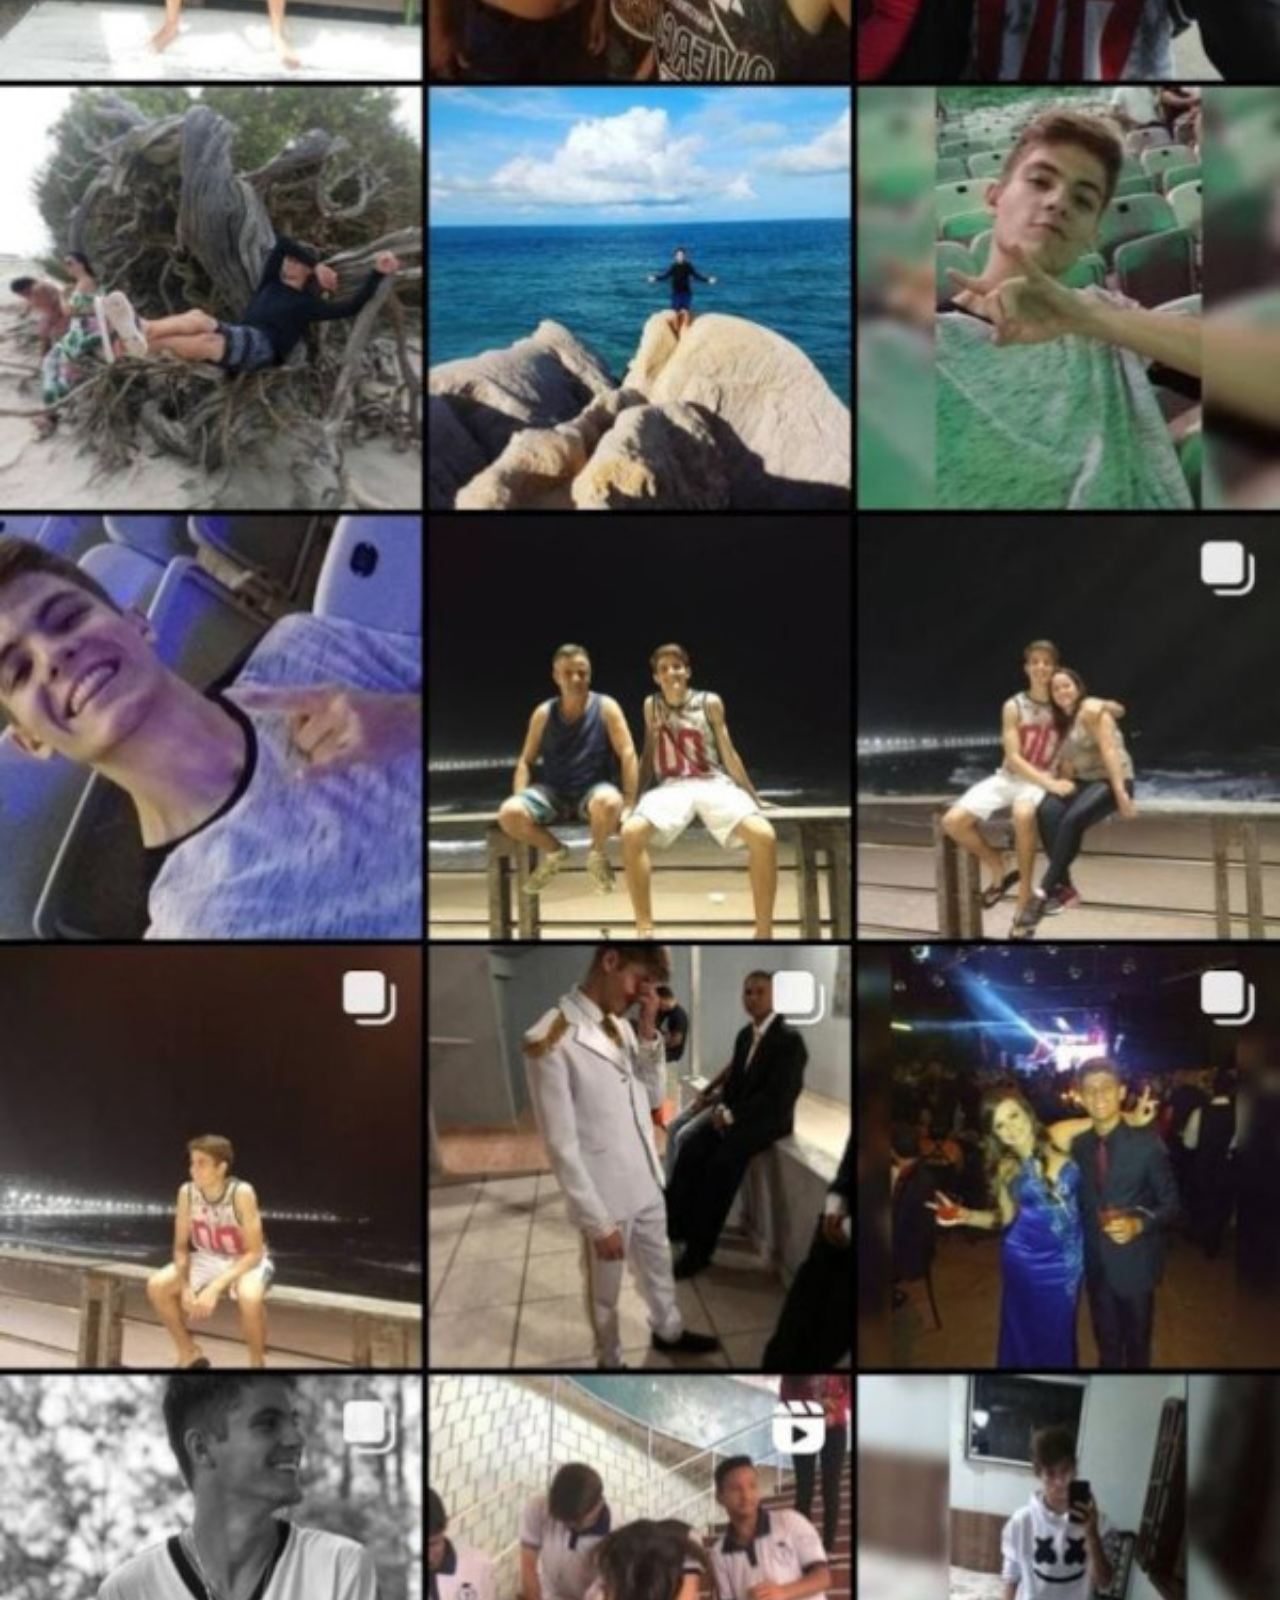
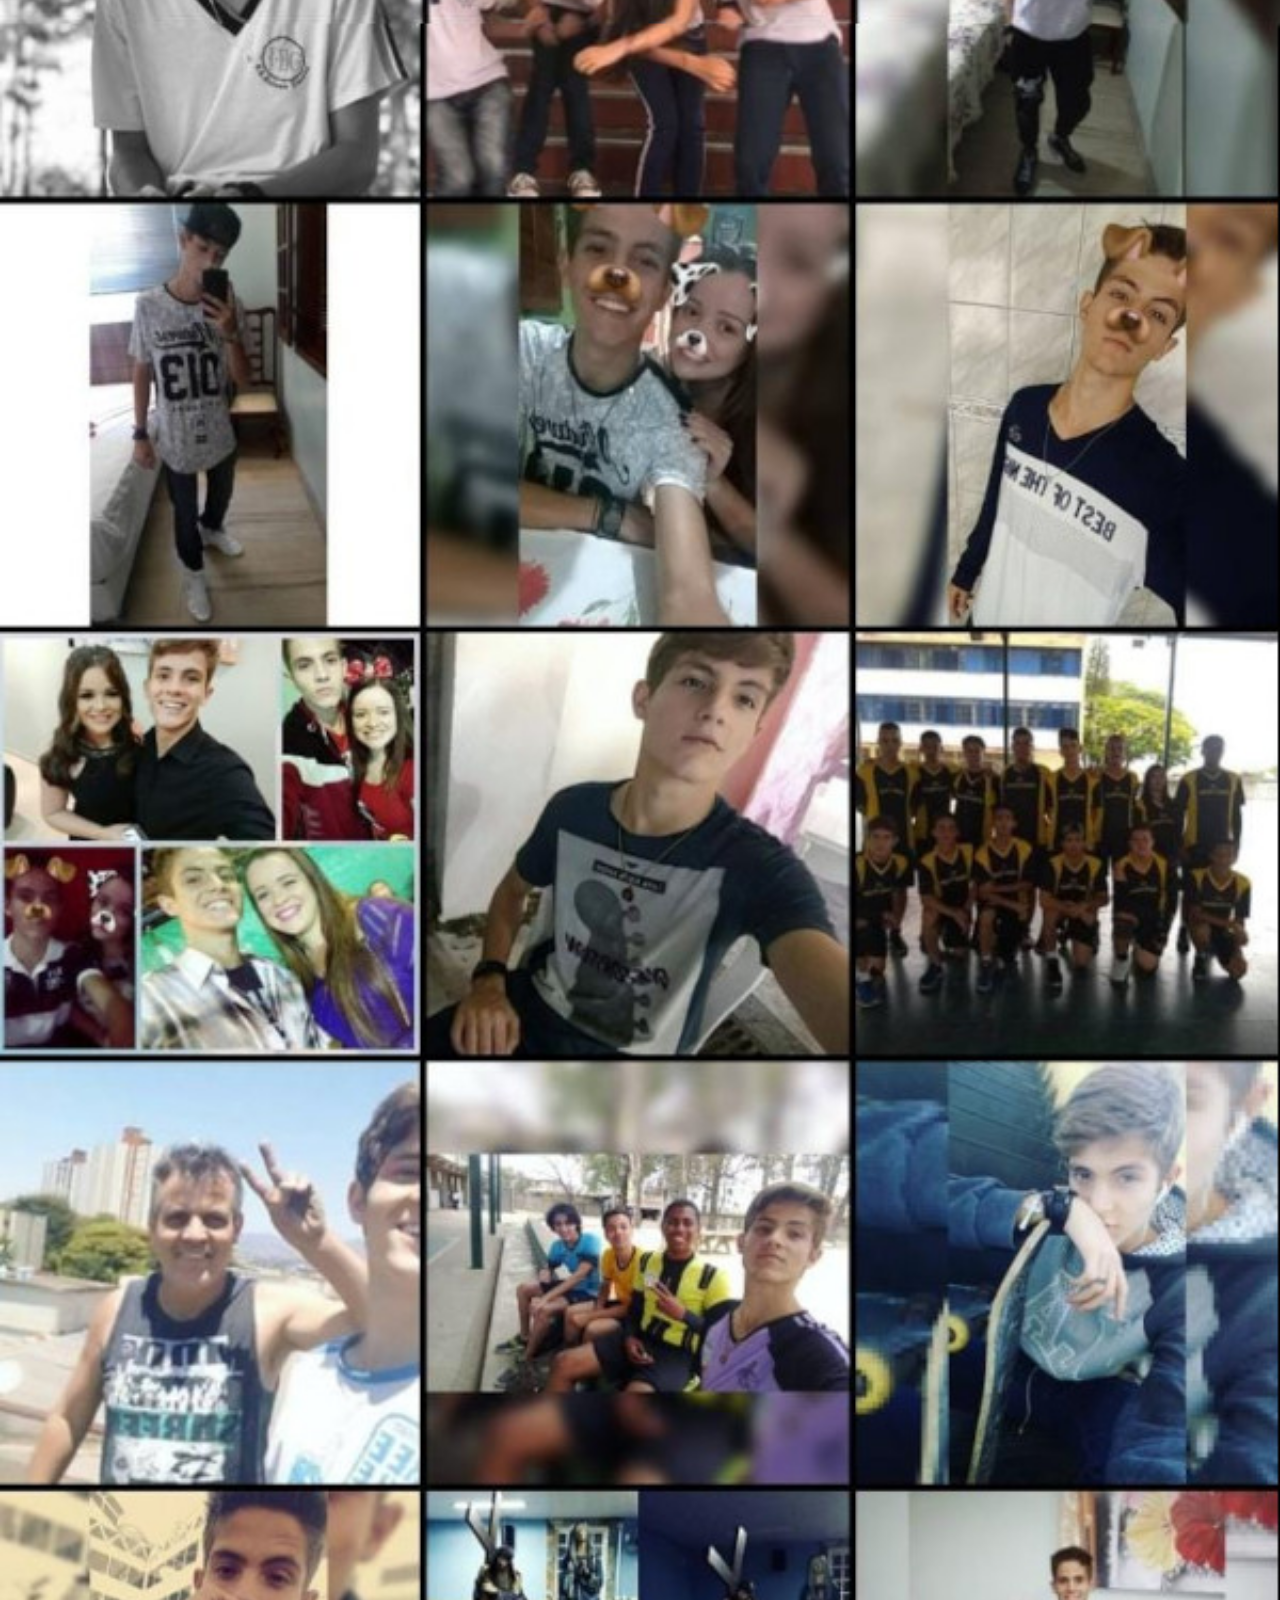
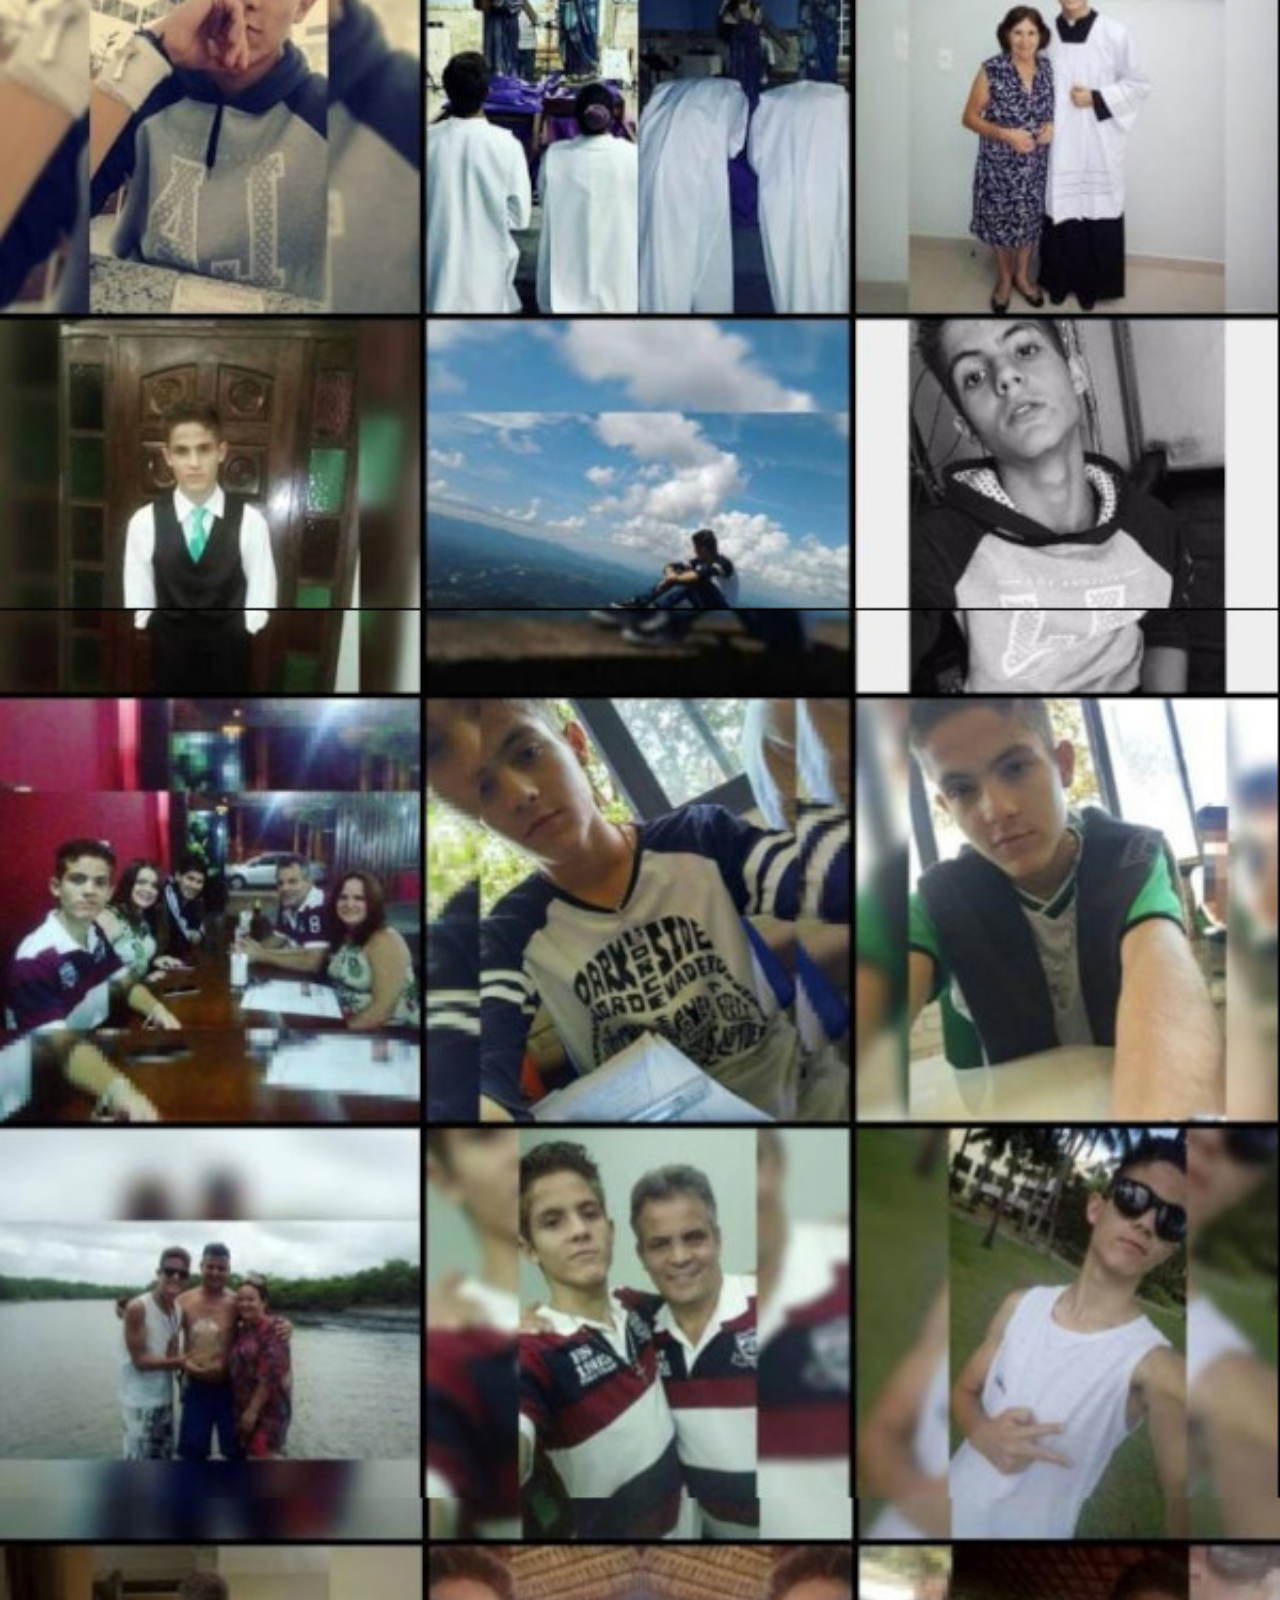
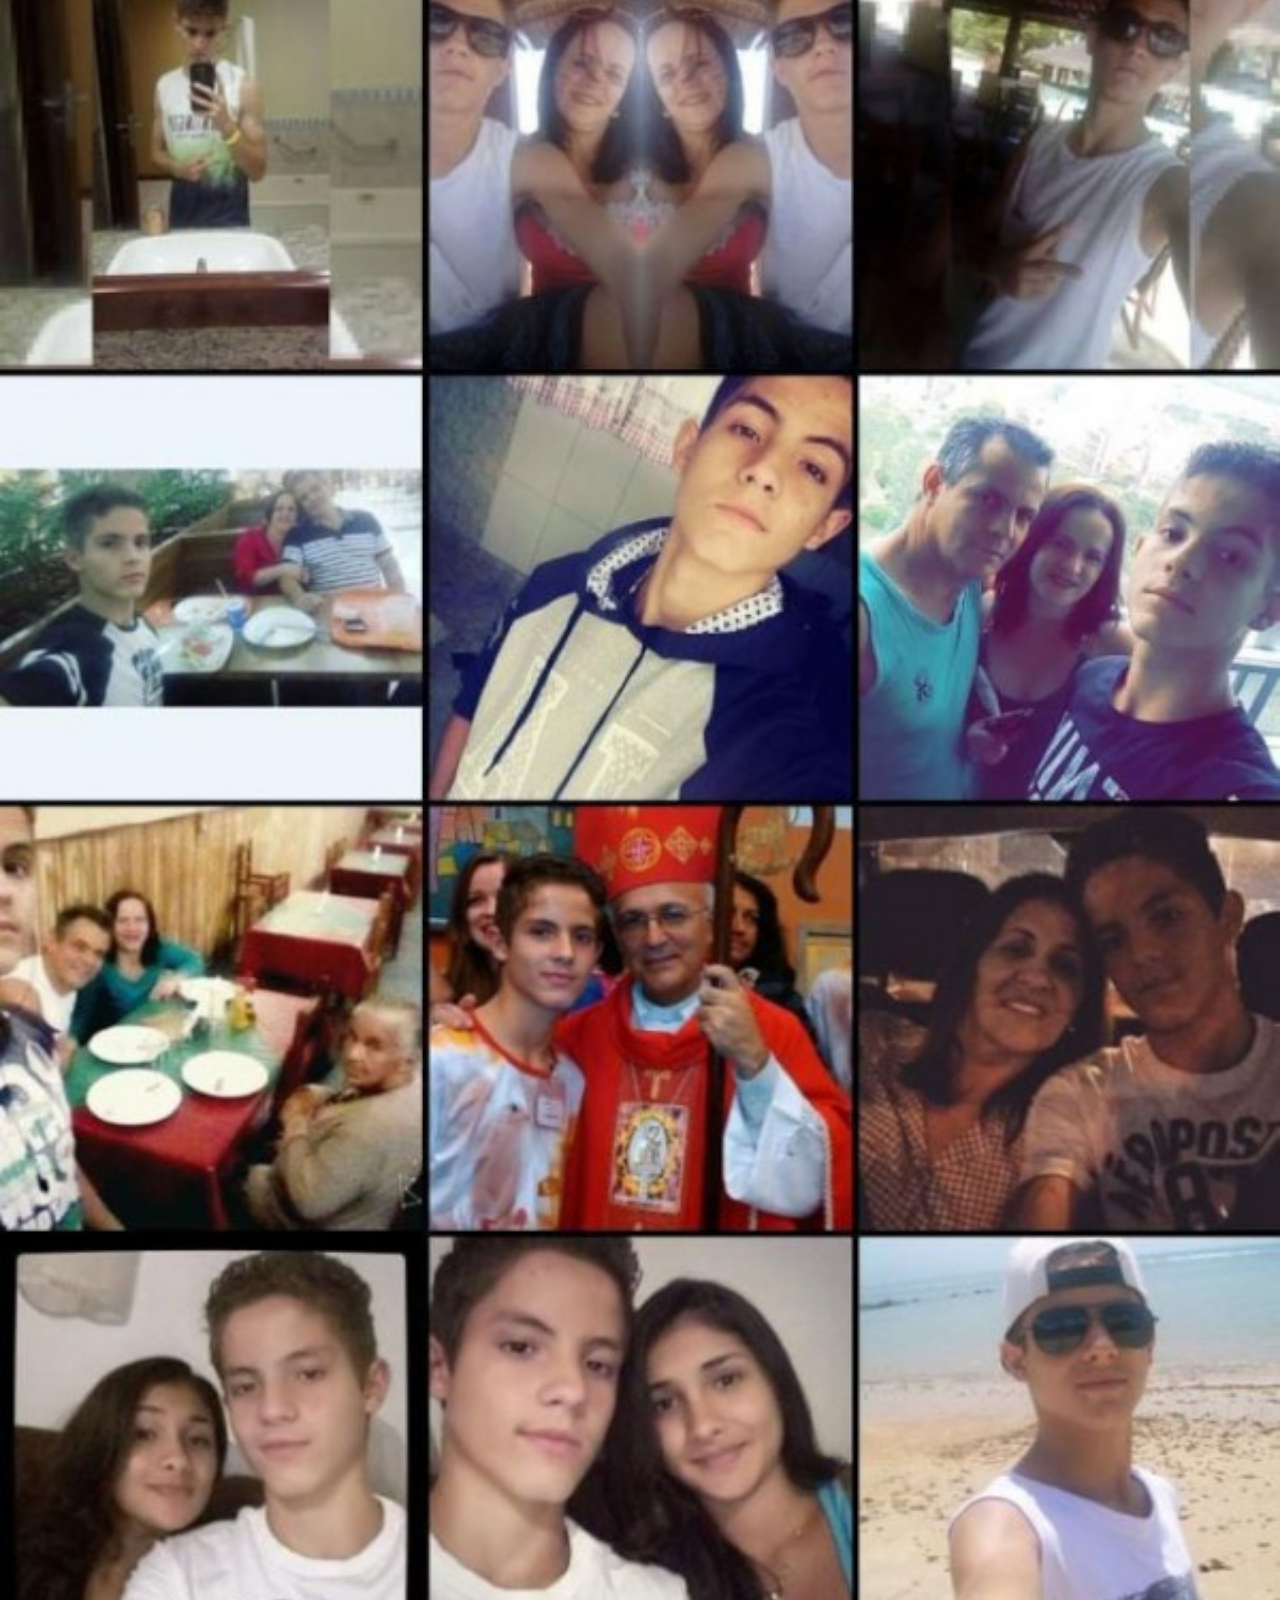
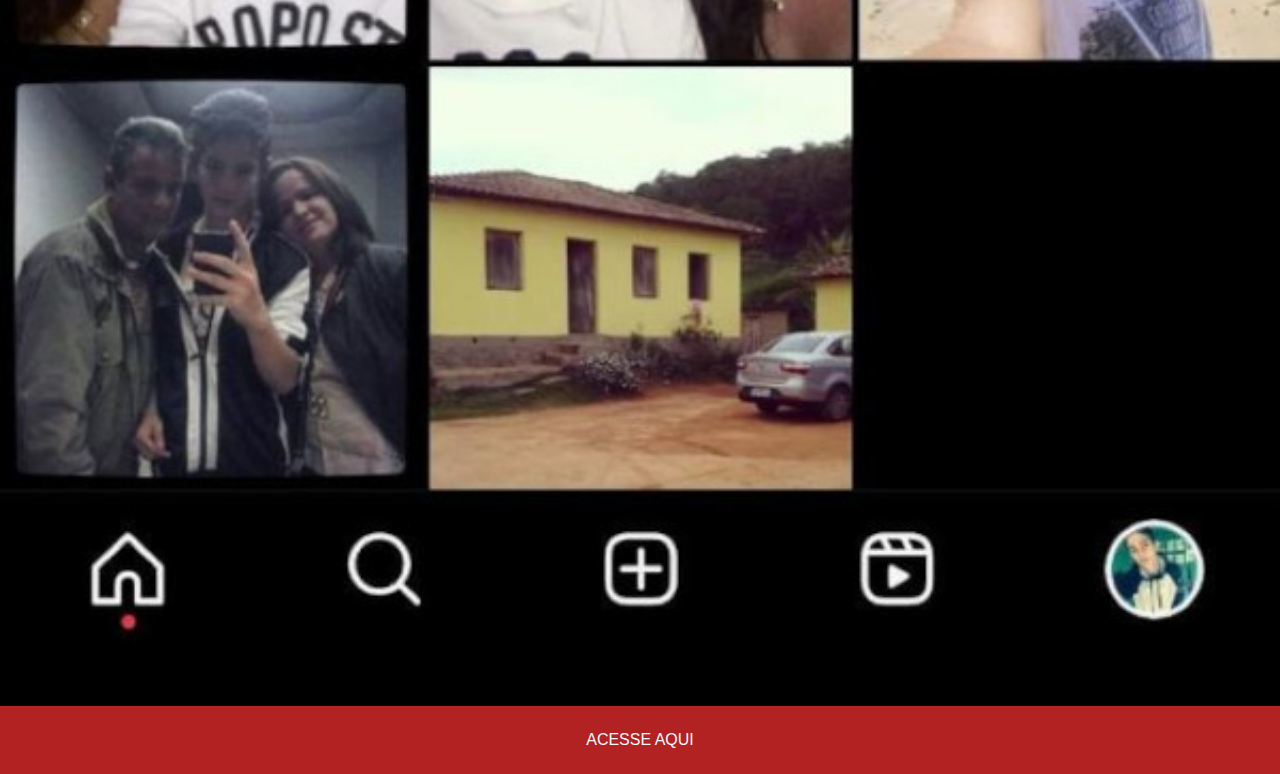
<file: linkedln.html>
<!DOCTYPE html>
<html lang="en">
<head>
    <meta charset="UTF-8">
    <meta name="viewport" content="width=device-width, initial-scale=1.0">
    <link rel="stylesheet" href="telas.css">
    <title>instagram</title>
</head>
<body>
    <main>
        <img src="IMG/instagram.jpg" alt="imagem da tela do instagram">
    </main>
    <footer>

    <a href="https://www.linkedin.com/in/gabriel-bicalho-333500178/">ACESSE AQUI</a>
    </footer>
</body>

</html>
</file>
<file: telas.css>
*{
    padding: 0px;
    margin: 0px;
}
::-webkit-scrollbar{
    width: 0px;
    height: 0px;
}
body{
    background-color: black;
    font-family: Arial, Helvetica, sans-serif;
}
main > img{
    width: 100vw;
}
a{
    display: block;
    text-align: center;
    padding: 25px;
    background-color: firebrick;
    text-decoration: none;
    color: aliceblue;
}
a:hover{
    background-color: red;
}
</file>
